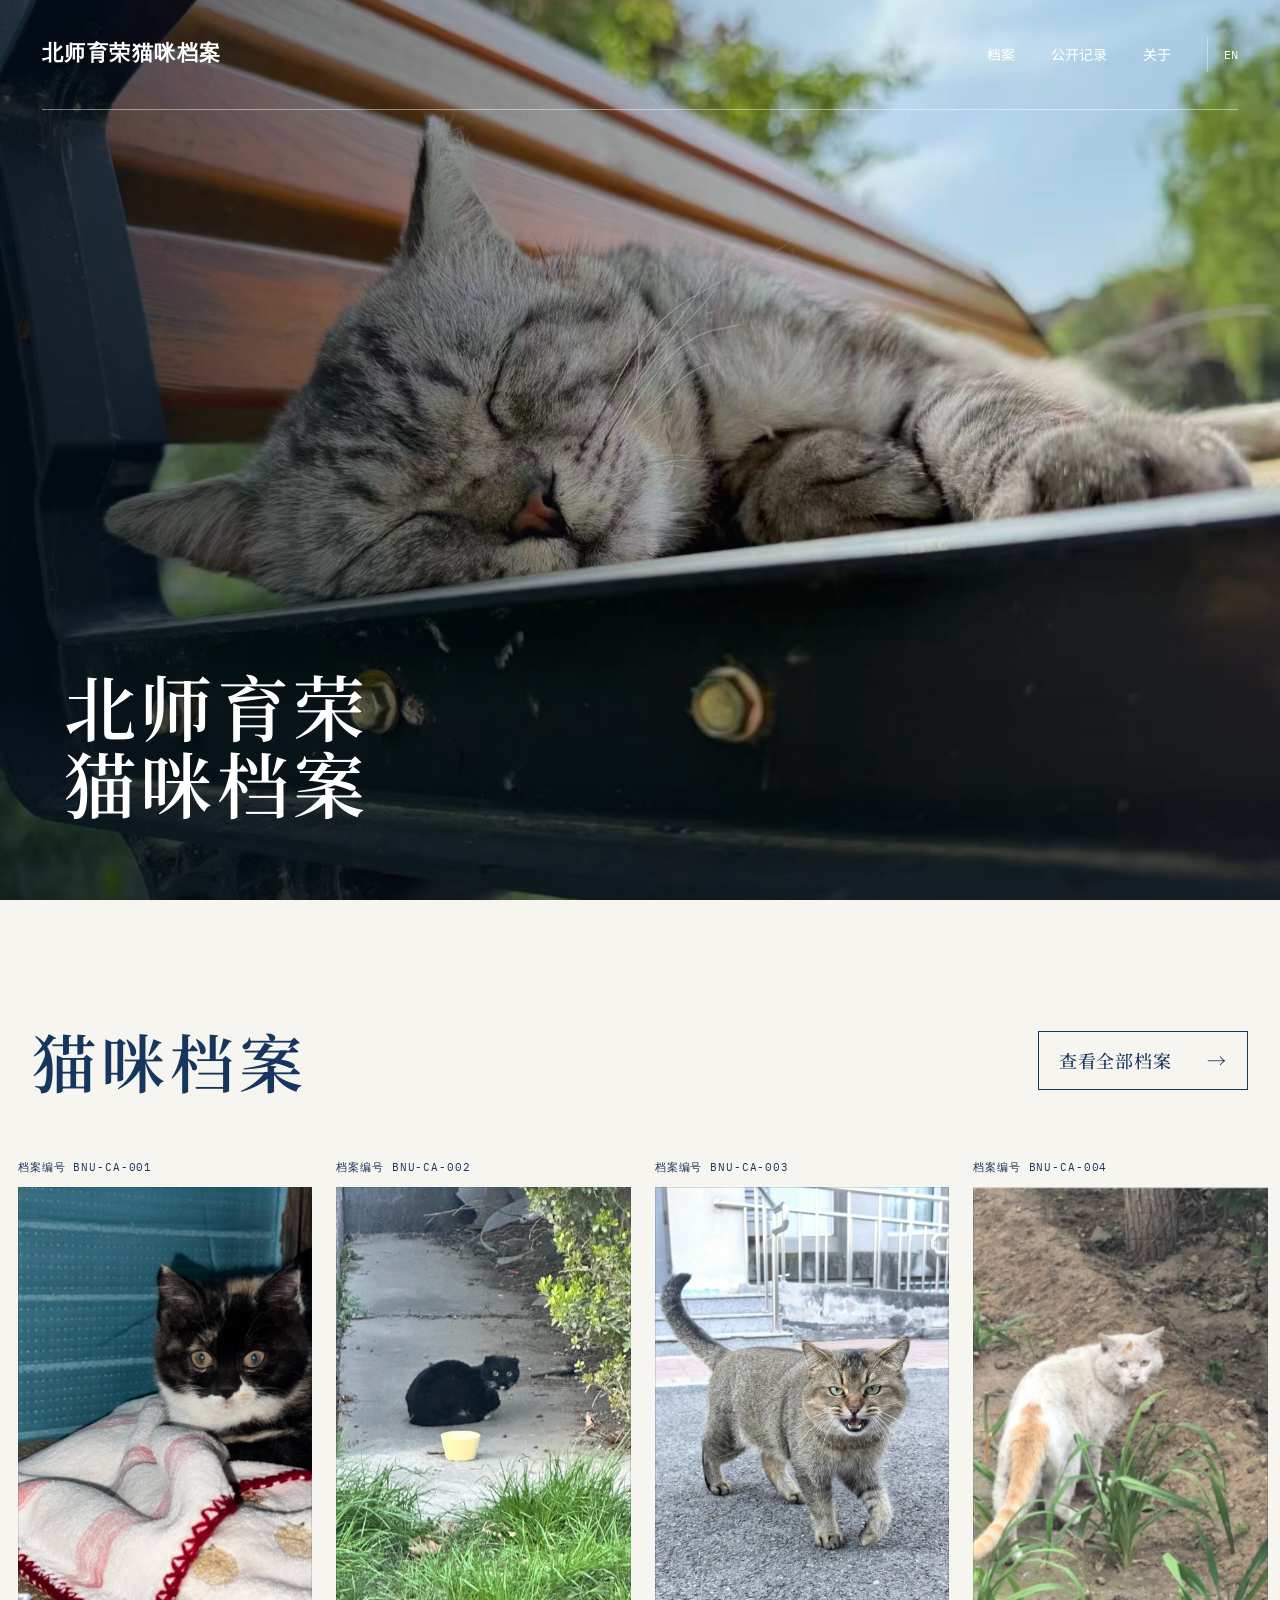
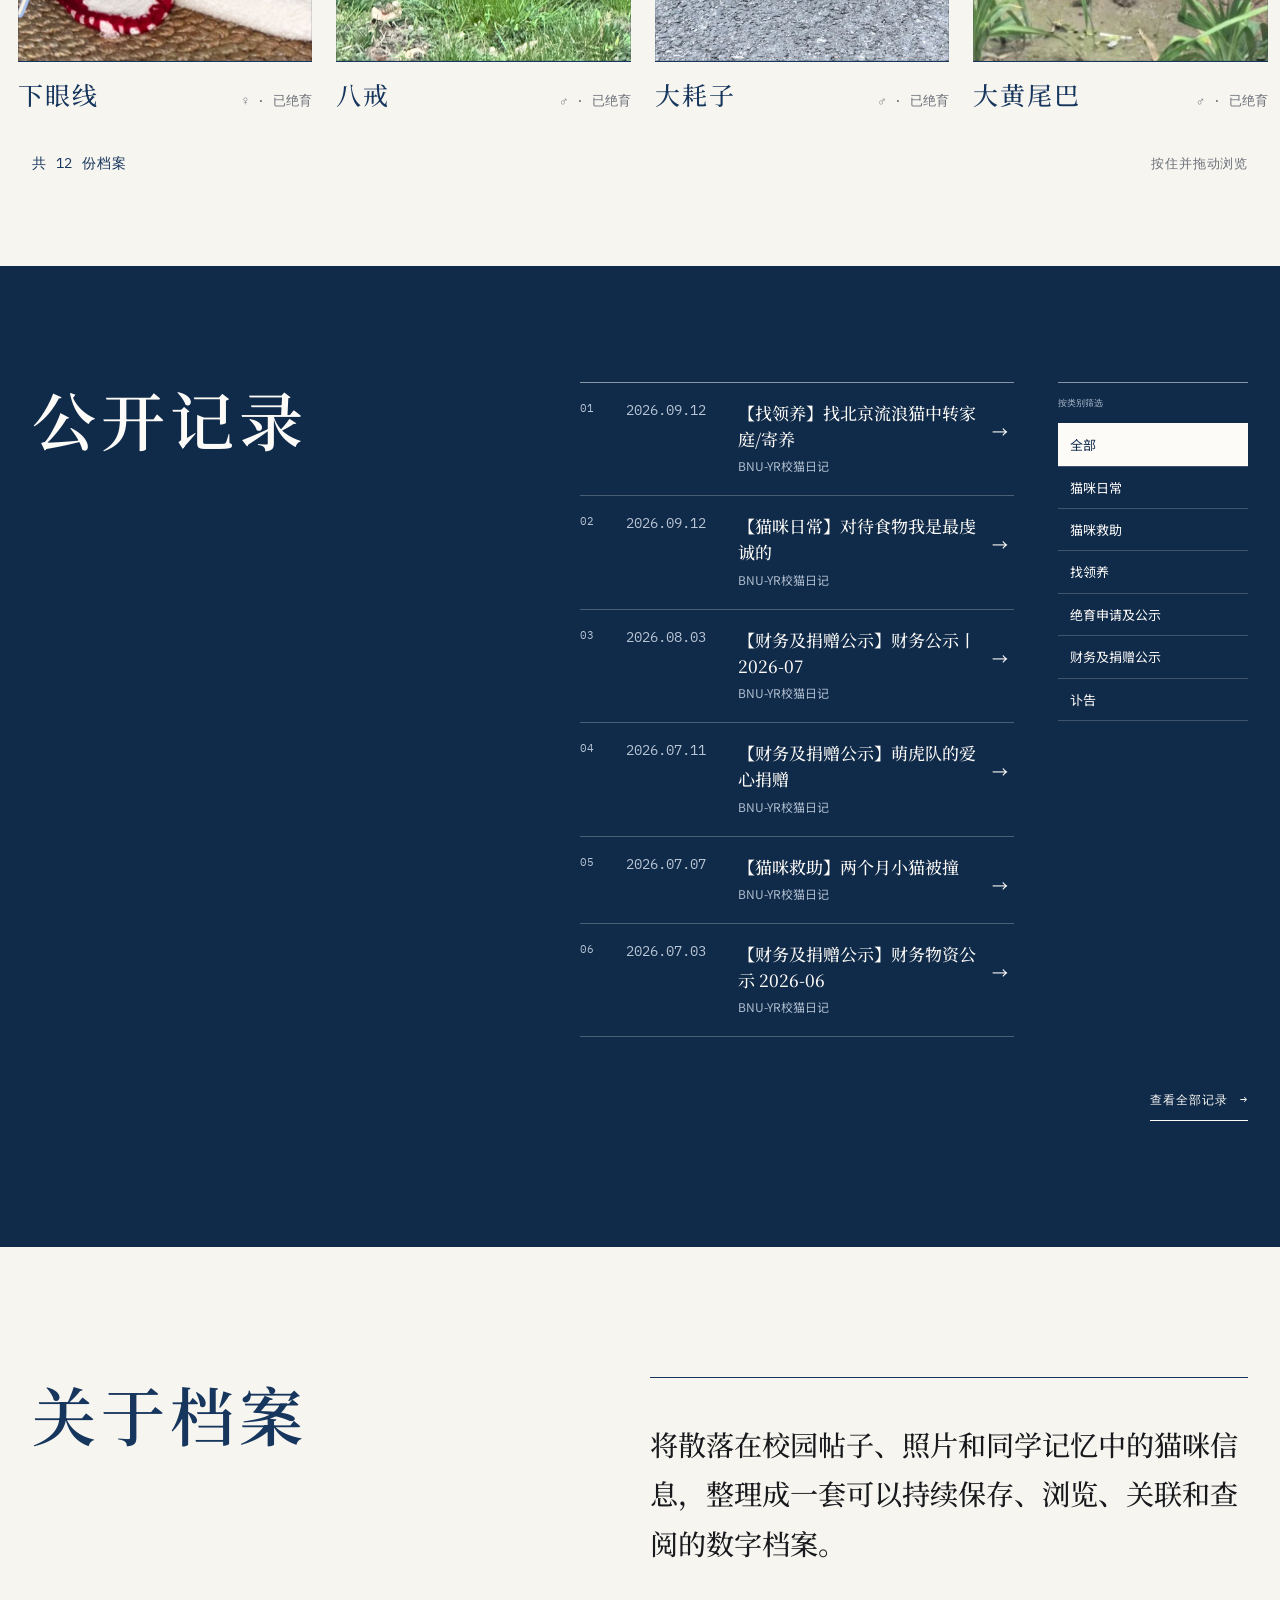
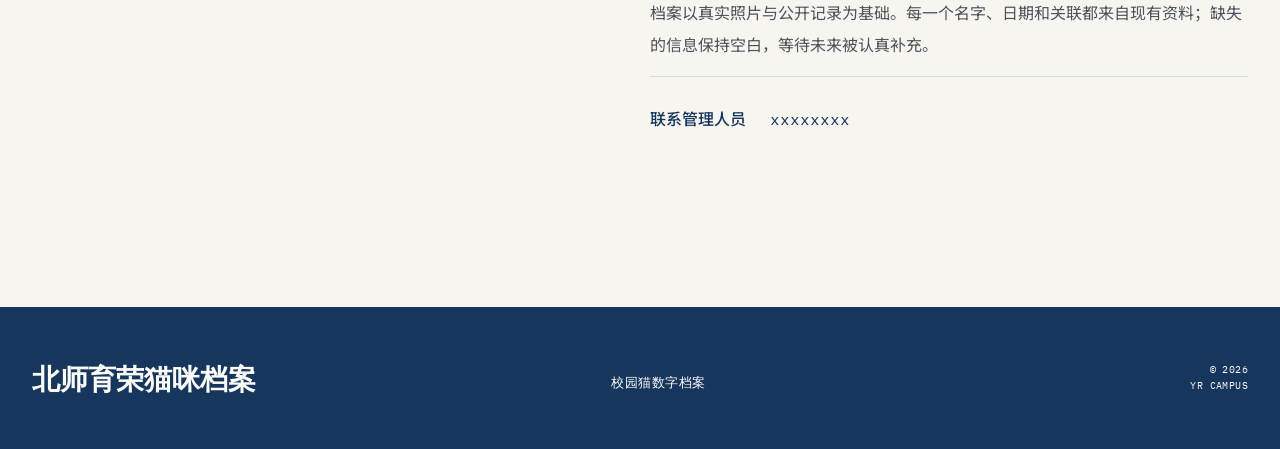
<file: index.html>
<!doctype html>
<html lang="zh-CN">
<head>
  <meta charset="utf-8">
  <meta name="viewport" content="width=device-width, initial-scale=1">
  <meta name="description" content="北师大育荣校区校园猫的影像、档案与公开记录。">
  <meta property="og:title" content="北师育荣猫咪档案">
  <meta property="og:description" content="一套持续保存、浏览和查阅校园猫历史的数字档案。">
  <meta property="og:image" content="./assets/images/hero.jpg">
  <title>北师育荣猫咪档案</title>
  <link rel="stylesheet" href="./assets/css/style.css">
</head>
<body>
  <a class="skip-link" href="#archive-index">跳到主要内容</a>
  <header class="hero" id="top">
    <img class="hero-image" src="./assets/images/hero.jpg" alt="一只校园猫在长椅上安静睡觉">
    <div class="hero-shade" aria-hidden="true"></div>
    <nav class="site-nav" aria-label="主导航">
      <a class="wordmark" href="./index.html" aria-label="北师育荣猫咪档案首页">
        <span data-zh="北师育荣猫咪档案" data-en="BNU CAT ARCHIVE">北师育荣猫咪档案</span>
      </a>
      <button class="menu-toggle" type="button" aria-expanded="false" aria-controls="nav-links" aria-label="打开导航">
        <span></span><span></span>
      </button>
      <div class="nav-links" id="nav-links">
        <a href="./cats.html" data-i18n="navArchive">档案</a>
        <a href="./records.html" data-i18n="navRecords">公开记录</a>
        <a href="./about.html" data-i18n="navAbout">关于</a>
        <button class="language-toggle" type="button" aria-label="Switch to English">EN</button>
      </div>
    </nav>

    <div class="hero-copy">
      <h1 class="hero-title-zh" data-lang-only="zh">北师育荣<br>猫咪档案</h1>
      <h1 class="hero-title-en" data-lang-only="en">BNU CAT<br>ARCHIVE</h1>
    </div>
  </header>

  <main>
    <section class="archive-section reveal" id="archive-index">
      <div class="section-heading wrap">
        <div>
          <h2 data-zh="猫咪档案" data-en="ARCHIVE INDEX">猫咪档案</h2>
        </div>
        <a class="archive-all-link archive-heading-link" href="./cats.html"><span data-i18n="enterArchive">查看全部档案</span><b>→</b></a>
      </div>
      <div class="archive-rail" id="archive-rail" tabindex="0" aria-label="猫咪档案横向列表">
        <div class="archive-track" id="archive-track" aria-live="polite">
          <p class="loading-note">LOADING ARCHIVE…</p>
        </div>
      </div>
      <div class="rail-meta wrap">
        <span id="archive-count">共 12 份档案</span>
        <span data-i18n="dragHint">拖动浏览 · 悬停暂停</span>
      </div>
    </section>

    <section class="records-section reveal" id="public-records">
      <div class="records-grid wrap">
        <div class="records-title">
          <h2 data-zh="公开记录" data-en="PUBLIC RECORDS">公开记录</h2>
        </div>
        <div class="home-record-browser">
          <div class="home-record-list" id="record-list"><p class="loading-note inverse">LOADING RECORDS…</p></div>
          <aside class="home-record-filters" aria-label="按类别筛选公开记录"><p data-zh="按类别筛选" data-en="FILTER / CATEGORY">按类别筛选</p><div id="home-record-filter-buttons"></div></aside>
        </div>
        <a class="text-link records-link" href="./records.html"><span data-i18n="viewAll">查看全部记录</span> →</a>
      </div>
    </section>

    <section class="about-section reveal" id="about">
      <div class="about-grid wrap">
        <div>
          <h2 data-zh="关于档案" data-en="ABOUT THE ARCHIVE">关于档案</h2>
        </div>
        <div class="about-copy">
          <p class="lead" data-i18n="aboutLead">将散落在校园帖子、照片和同学记忆中的猫咪信息，整理成一套可以持续保存、浏览、关联和查阅的数字档案。</p>
          <p data-i18n="aboutBody">档案以真实照片与公开记录为基础。每一个名字、日期和关联都来自现有资料；缺失的信息保持空白，等待未来被认真补充。</p>
          <p class="contact-line"><strong data-zh="联系管理人员" data-en="CONTACT THE ARCHIVE">联系管理人员</strong><a href="tel:xxxxxxxx">xxxxxxxx</a></p>
        </div>
      </div>
    </section>
  </main>

  <footer class="site-footer">
    <div class="wrap footer-grid">
      <div>
        <strong data-zh="北师育荣猫咪档案" data-en="BNU CAT ARCHIVE">北师育荣猫咪档案</strong>
      </div>
      <p data-zh="校园猫数字档案" data-en="Campus Cat Digital Archive">校园猫数字档案</p>
      <p class="footer-year">© 2026<br>YR CAMPUS</p>
    </div>
  </footer>

  <noscript>请启用 JavaScript 以浏览档案索引。</noscript>
  <script src="./assets/js/app.js" defer></script>
</body>
</html>
</file>
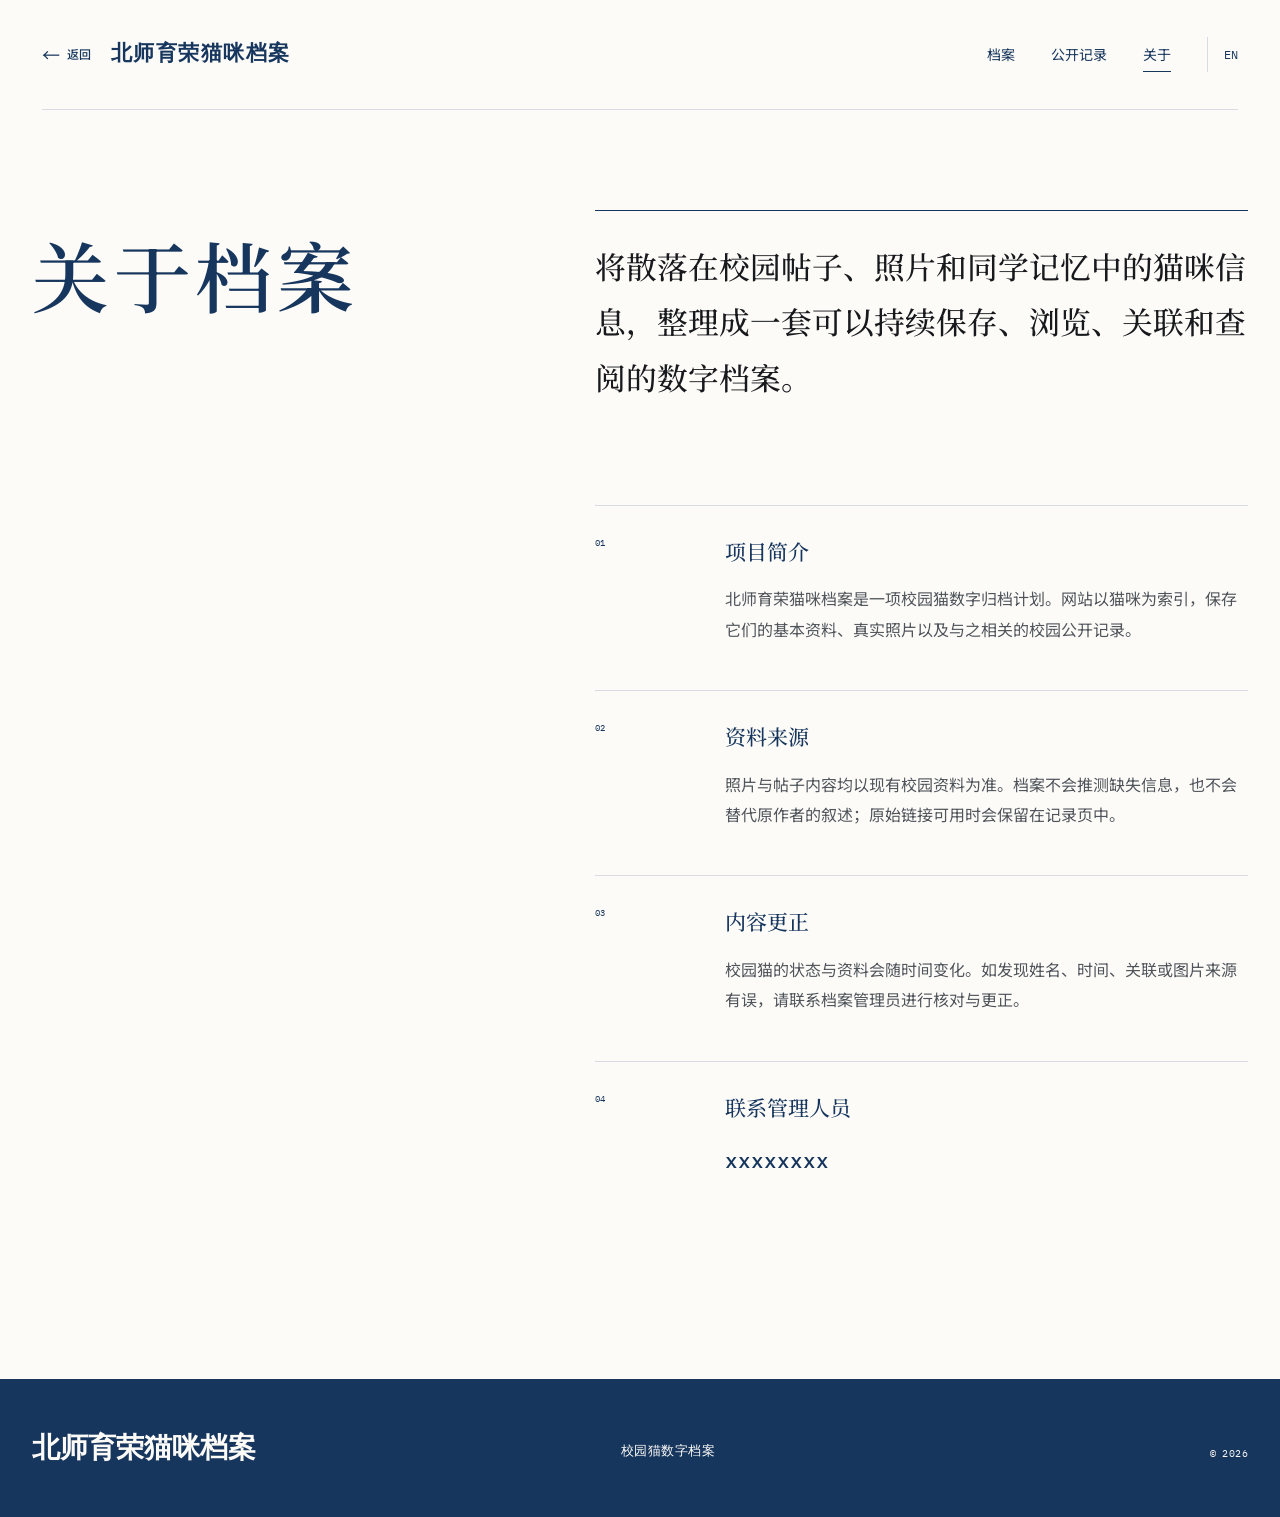
<file: about.html>
<!doctype html>
<html lang="zh-CN">
<head><meta charset="utf-8"><meta name="viewport" content="width=device-width, initial-scale=1"><meta name="description" content="关于北师育荣猫咪档案项目、资料来源与内容更正。"><title>关于 | 北师育荣猫咪档案</title><link rel="stylesheet" href="./assets/css/style.css"></head>
<body class="inner-page about-page">
  <header class="inner-header"><nav class="site-nav dark-nav" aria-label="主导航"><a class="wordmark" href="./index.html"><span data-zh="北师育荣猫咪档案" data-en="BNU CAT ARCHIVE">北师育荣猫咪档案</span></a><button class="menu-toggle" type="button" aria-expanded="false" aria-controls="nav-links" aria-label="打开导航"><span></span><span></span></button><div class="nav-links" id="nav-links"><a href="./cats.html" data-i18n="navArchive">档案</a><a href="./records.html" data-i18n="navRecords">公开记录</a><a class="active" href="./about.html" data-i18n="navAbout">关于</a><button class="language-toggle" type="button" aria-label="Switch to English">EN</button></div></nav></header>
  <main class="about-main wrap">
    <header><h1 data-zh="关于档案" data-en="ABOUT THE ARCHIVE">关于档案</h1></header>
    <div class="about-editorial">
      <p class="about-statement" data-zh="将散落在校园帖子、照片和同学记忆中的猫咪信息，整理成一套可以持续保存、浏览、关联和查阅的数字档案。" data-en="Scattered posts, photographs and shared memories are gathered into a lasting digital archive for browsing, reference and connection.">将散落在校园帖子、照片和同学记忆中的猫咪信息，整理成一套可以持续保存、浏览、关联和查阅的数字档案。</p>
      <section><span>01</span><h2 data-zh="项目简介" data-en="PURPOSE">项目简介</h2><p data-zh="北师育荣猫咪档案是一项校园猫数字归档计划。网站以猫咪为索引，保存它们的基本资料、真实照片以及与之相关的校园公开记录。" data-en="The archive indexes campus cats and preserves their profiles, real photographs and related public records.">北师育荣猫咪档案是一项校园猫数字归档计划。网站以猫咪为索引，保存它们的基本资料、真实照片以及与之相关的校园公开记录。</p></section>
      <section><span>02</span><h2 data-zh="资料来源" data-en="SOURCES">资料来源</h2><p data-zh="照片与帖子内容均以现有校园资料为准。档案不会推测缺失信息，也不会替代原作者的叙述；原始链接可用时会保留在记录页中。" data-en="Photographs and posts follow the available campus material. Missing details are not inferred, and original links are retained whenever available.">照片与帖子内容均以现有校园资料为准。档案不会推测缺失信息，也不会替代原作者的叙述；原始链接可用时会保留在记录页中。</p></section>
      <section><span>03</span><h2 data-zh="内容更正" data-en="CORRECTIONS">内容更正</h2><p data-zh="校园猫的状态与资料会随时间变化。如发现姓名、时间、关联或图片来源有误，请联系档案管理员进行核对与更正。" data-en="Campus cat information changes over time. Please contact the archive manager to verify and correct names, dates, links or image sources.">校园猫的状态与资料会随时间变化。如发现姓名、时间、关联或图片来源有误，请联系档案管理员进行核对与更正。</p></section>
      <section class="contact-section"><span>04</span><h2 data-zh="联系管理人员" data-en="CONTACT">联系管理人员</h2><p><a href="tel:xxxxxxxx">xxxxxxxx</a></p></section>
    </div>
  </main>
  <footer class="site-footer"><div class="wrap footer-grid"><div><strong data-zh="北师育荣猫咪档案" data-en="BNU CAT ARCHIVE">北师育荣猫咪档案</strong></div><p data-zh="校园猫数字档案" data-en="Campus Cat Digital Archive">校园猫数字档案</p><p class="footer-year">© 2026</p></div></footer>
  <script src="./assets/js/common.js" defer></script>
</body>
</html>
</file>
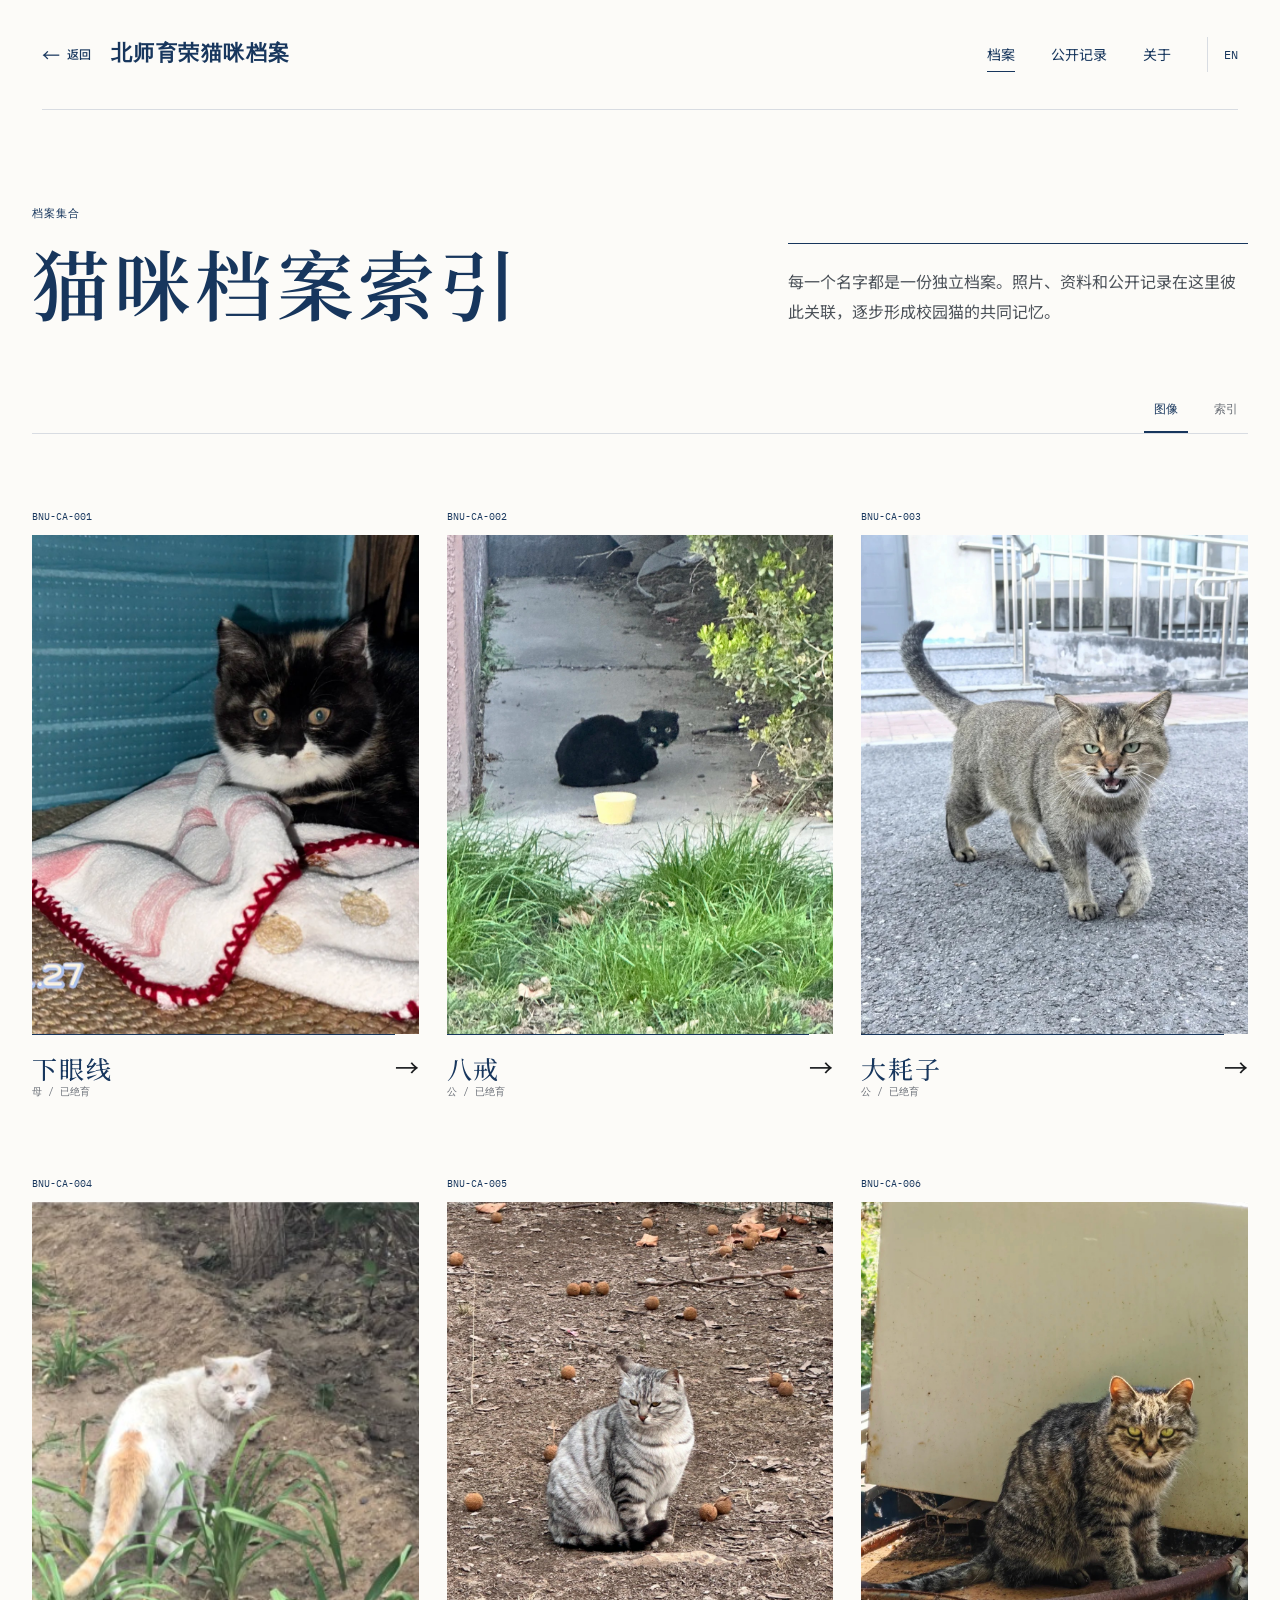
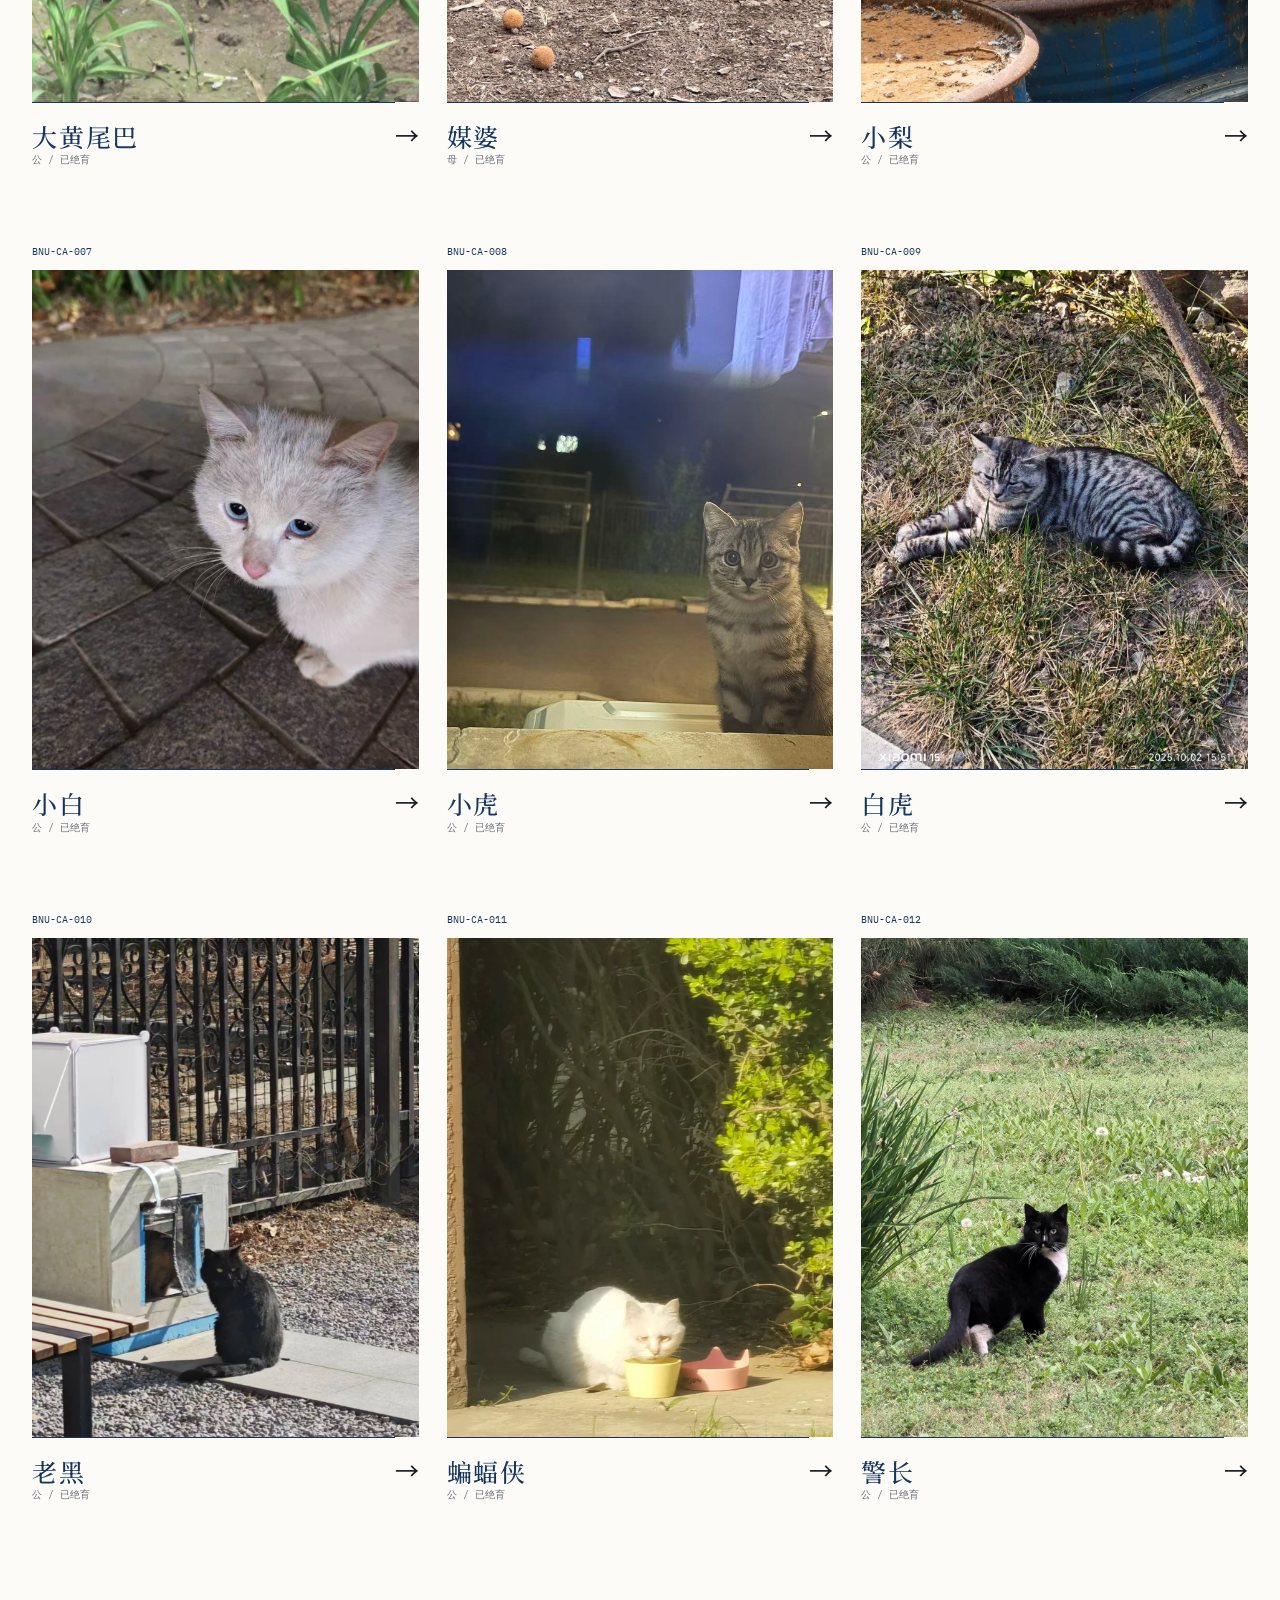
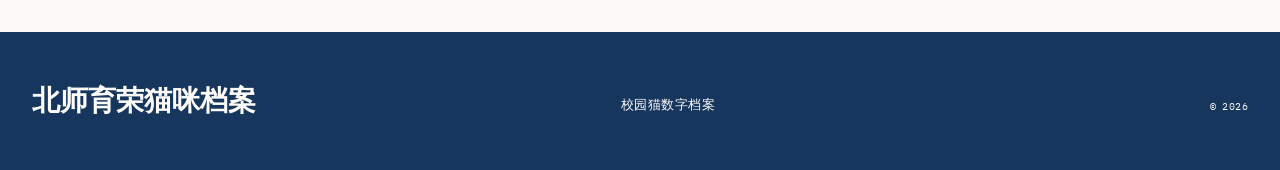
<file: cats.html>
<!doctype html>
<html lang="zh-CN">
<head>
  <meta charset="utf-8"><meta name="viewport" content="width=device-width, initial-scale=1">
  <meta name="description" content="浏览北师大育荣校区校园猫档案索引。">
  <title>猫咪档案索引 | 北师育荣猫咪档案</title>
  <link rel="stylesheet" href="./assets/css/style.css">
</head>
<body class="inner-page">
  <header class="inner-header">
    <nav class="site-nav dark-nav" aria-label="主导航">
      <a class="wordmark" href="./index.html"><span data-zh="北师育荣猫咪档案" data-en="BNU CAT ARCHIVE">北师育荣猫咪档案</span></a>
      <button class="menu-toggle" type="button" aria-expanded="false" aria-controls="nav-links" aria-label="打开导航"><span></span><span></span></button>
      <div class="nav-links" id="nav-links"><a class="active" href="./cats.html" data-i18n="navArchive">档案</a><a href="./records.html" data-i18n="navRecords">公开记录</a><a href="./about.html" data-i18n="navAbout">关于</a><button class="language-toggle" type="button" aria-label="Switch to English">EN</button></div>
    </nav>
  </header>
  <main>
    <section class="page-intro wrap">
      <p class="section-number" data-zh="档案集合" data-en="COLLECTION / 01">档案集合</p>
      <div class="page-intro-grid"><div><h1 data-zh="猫咪档案索引" data-en="ARCHIVE INDEX">猫咪档案索引</h1></div><p data-zh="每一个名字都是一份独立档案。照片、资料和公开记录在这里彼此关联，逐步形成校园猫的共同记忆。" data-en="Each name is an individual file connecting photographs, profiles and public records into a shared campus memory.">每一个名字都是一份独立档案。照片、资料和公开记录在这里彼此关联，逐步形成校园猫的共同记忆。</p></div>
      <div class="view-switch" aria-label="切换档案展示方式"><button class="active" data-view="portraits" type="button" data-zh="图像" data-en="PORTRAITS">图像</button><button data-view="index" type="button" data-zh="索引" data-en="INDEX">索引</button></div>
    </section>
    <section class="catalog wrap" id="cats-grid" data-view="portraits" aria-live="polite"><p class="loading-note">LOADING ARCHIVE…</p></section>
  </main>
  <footer class="site-footer"><div class="wrap footer-grid"><div><strong data-zh="北师育荣猫咪档案" data-en="BNU CAT ARCHIVE">北师育荣猫咪档案</strong></div><p data-zh="校园猫数字档案" data-en="Campus Cat Digital Archive">校园猫数字档案</p><p class="footer-year">© 2026</p></div></footer>
  <script src="./assets/js/common.js" defer></script><script src="./assets/js/cats.js" defer></script>
</body>
</html>
</file>
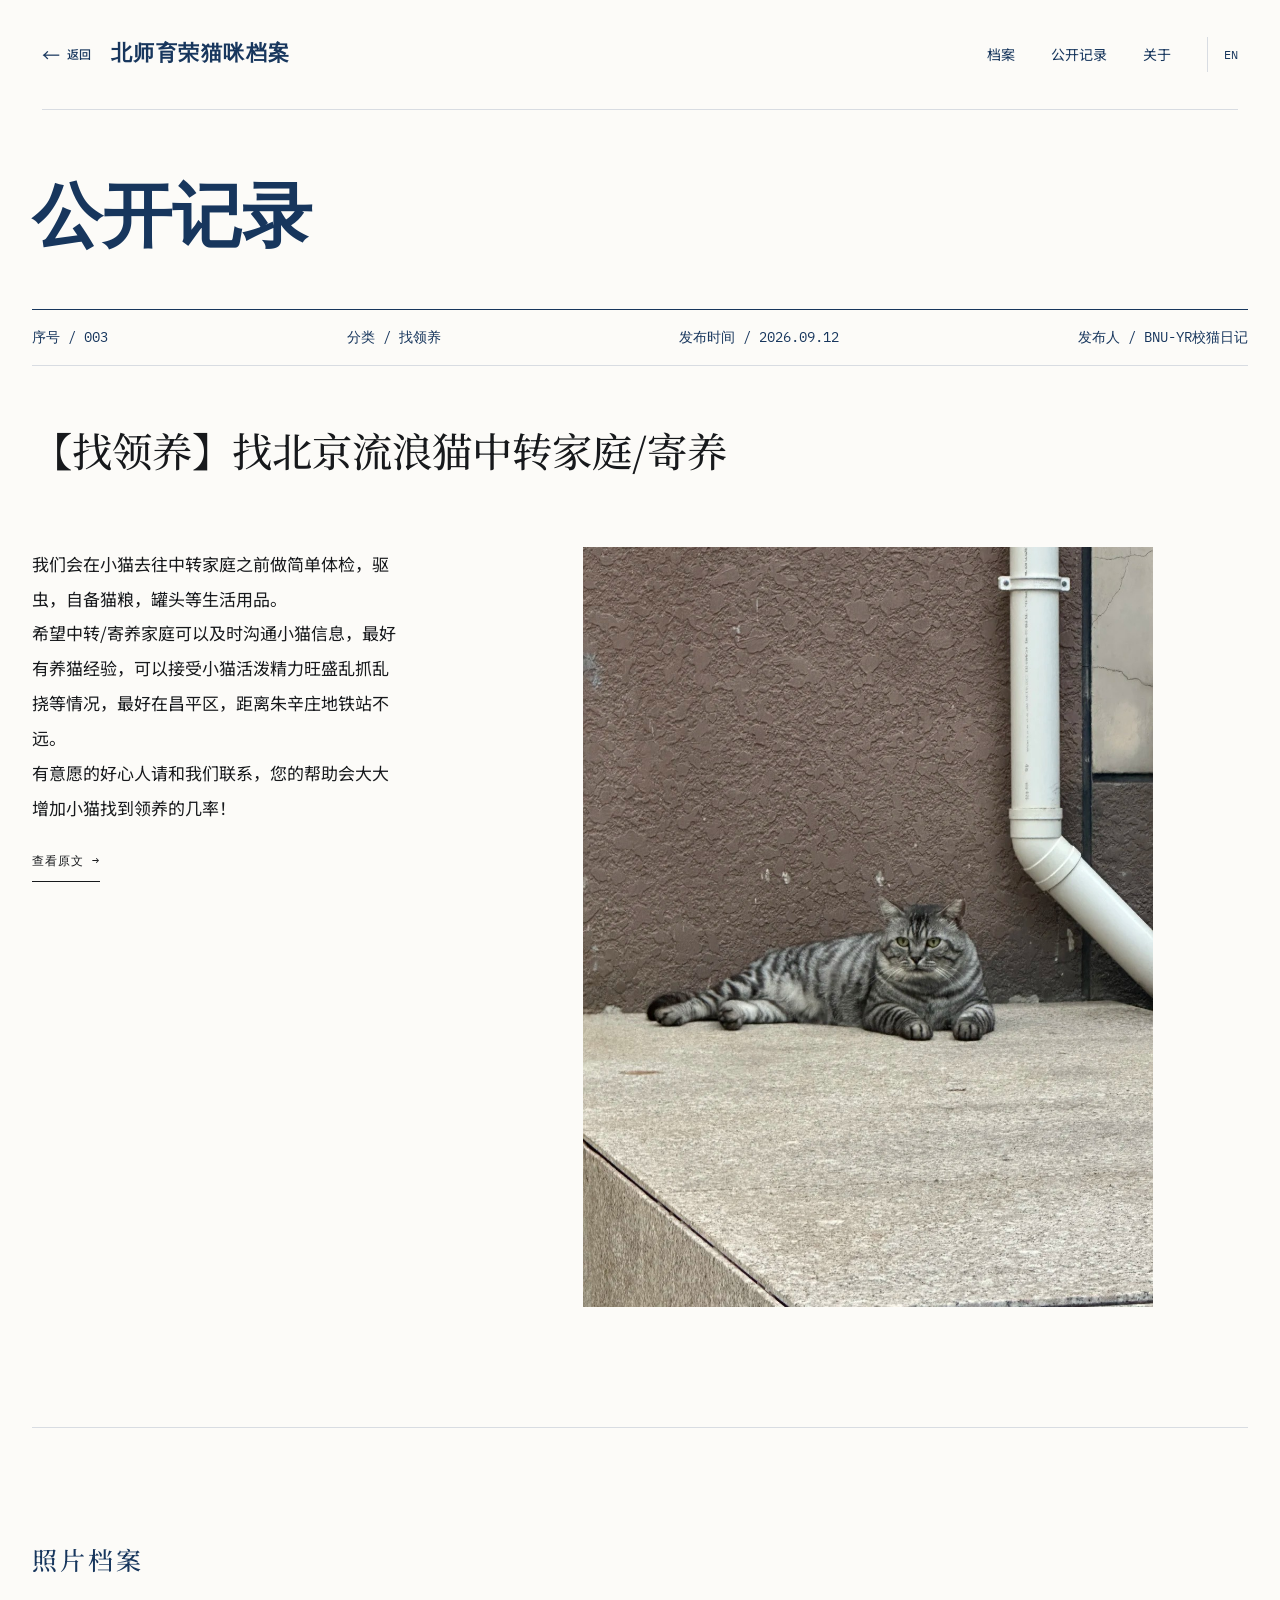
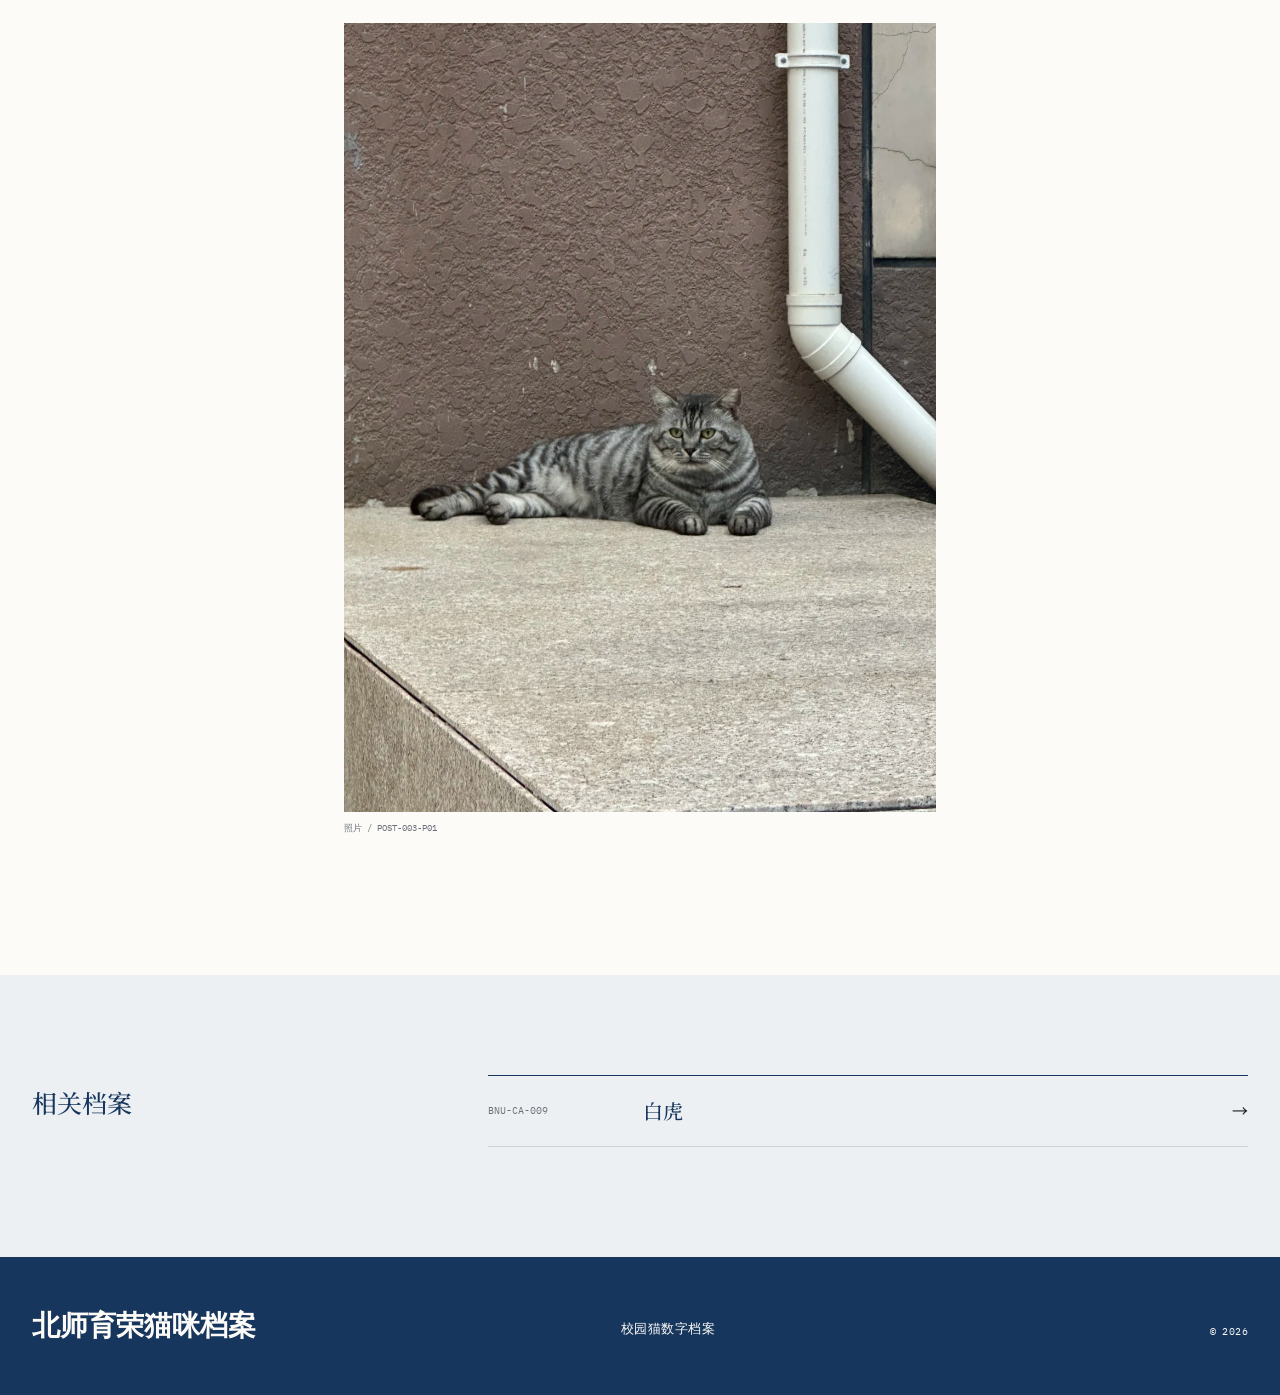
<file: record.html>
<!doctype html>
<html lang="zh-CN">
<head>
  <meta charset="utf-8"><meta name="viewport" content="width=device-width, initial-scale=1">
  <meta name="description" content="北师大校园猫公开记录。">
  <title>公开记录 | 北师育荣猫咪档案</title>
  <link rel="stylesheet" href="./assets/css/style.css">
</head>
<body class="inner-page record-detail-page">
  <header class="inner-header"><nav class="site-nav dark-nav" aria-label="主导航"><a class="wordmark" href="./index.html"><span data-zh="北师育荣猫咪档案" data-en="BNU CAT ARCHIVE">北师育荣猫咪档案</span></a><button class="menu-toggle" type="button" aria-expanded="false" aria-controls="nav-links" aria-label="打开导航"><span></span><span></span></button><div class="nav-links" id="nav-links"><a href="./cats.html" data-i18n="navArchive">档案</a><a href="./records.html" data-i18n="navRecords">公开记录</a><a href="./about.html" data-i18n="navAbout">关于</a><button class="language-toggle" type="button" aria-label="Switch to English">EN</button></div></nav></header>
  <main>
    <article class="record-article">
      <header class="record-hero wrap">
        <div class="record-heading-label"><p id="record-kicker">公开记录</p></div>
        <div class="record-metadata"><span id="record-id">POST / —</span><span id="record-category">CATEGORY / —</span><span id="record-date">PUBLISHED / —</span><span id="record-author">AUTHOR / —</span></div>
        <h1 id="record-title">—</h1>
      </header>
      <section class="record-prose wrap"><div class="record-text-column"><p id="record-body"></p><a class="text-link" id="original-record" href="#" target="_blank" rel="noreferrer" data-zh="查看原文 →" data-en="VIEW ORIGINAL →" hidden>查看原文 →</a></div><figure class="record-cover-feature" id="record-cover-feature" hidden><img id="record-cover-image" src="" alt=""></figure></section>
      <section class="record-media-section wrap" id="record-media-section"><header><h2 data-zh="照片档案" data-en="PHOTO ARCHIVE">照片档案</h2></header><div class="record-media" id="record-media"></div></section>
      <section class="related-archives-section"><div class="wrap related-grid"><header><h2 data-zh="相关档案" data-en="RELATED ARCHIVES">相关档案</h2></header><div class="related-archives-list" id="related-archives-list"></div></div></section>
    </article>
  </main>
  <footer class="site-footer"><div class="wrap footer-grid"><div><strong data-zh="北师育荣猫咪档案" data-en="BNU CAT ARCHIVE">北师育荣猫咪档案</strong></div><p data-zh="校园猫数字档案" data-en="Campus Cat Digital Archive">校园猫数字档案</p><p class="footer-year">© 2026</p></div></footer>
  <script src="./assets/js/common.js" defer></script><script src="./assets/js/record.js" defer></script>
</body>
</html>
</file>
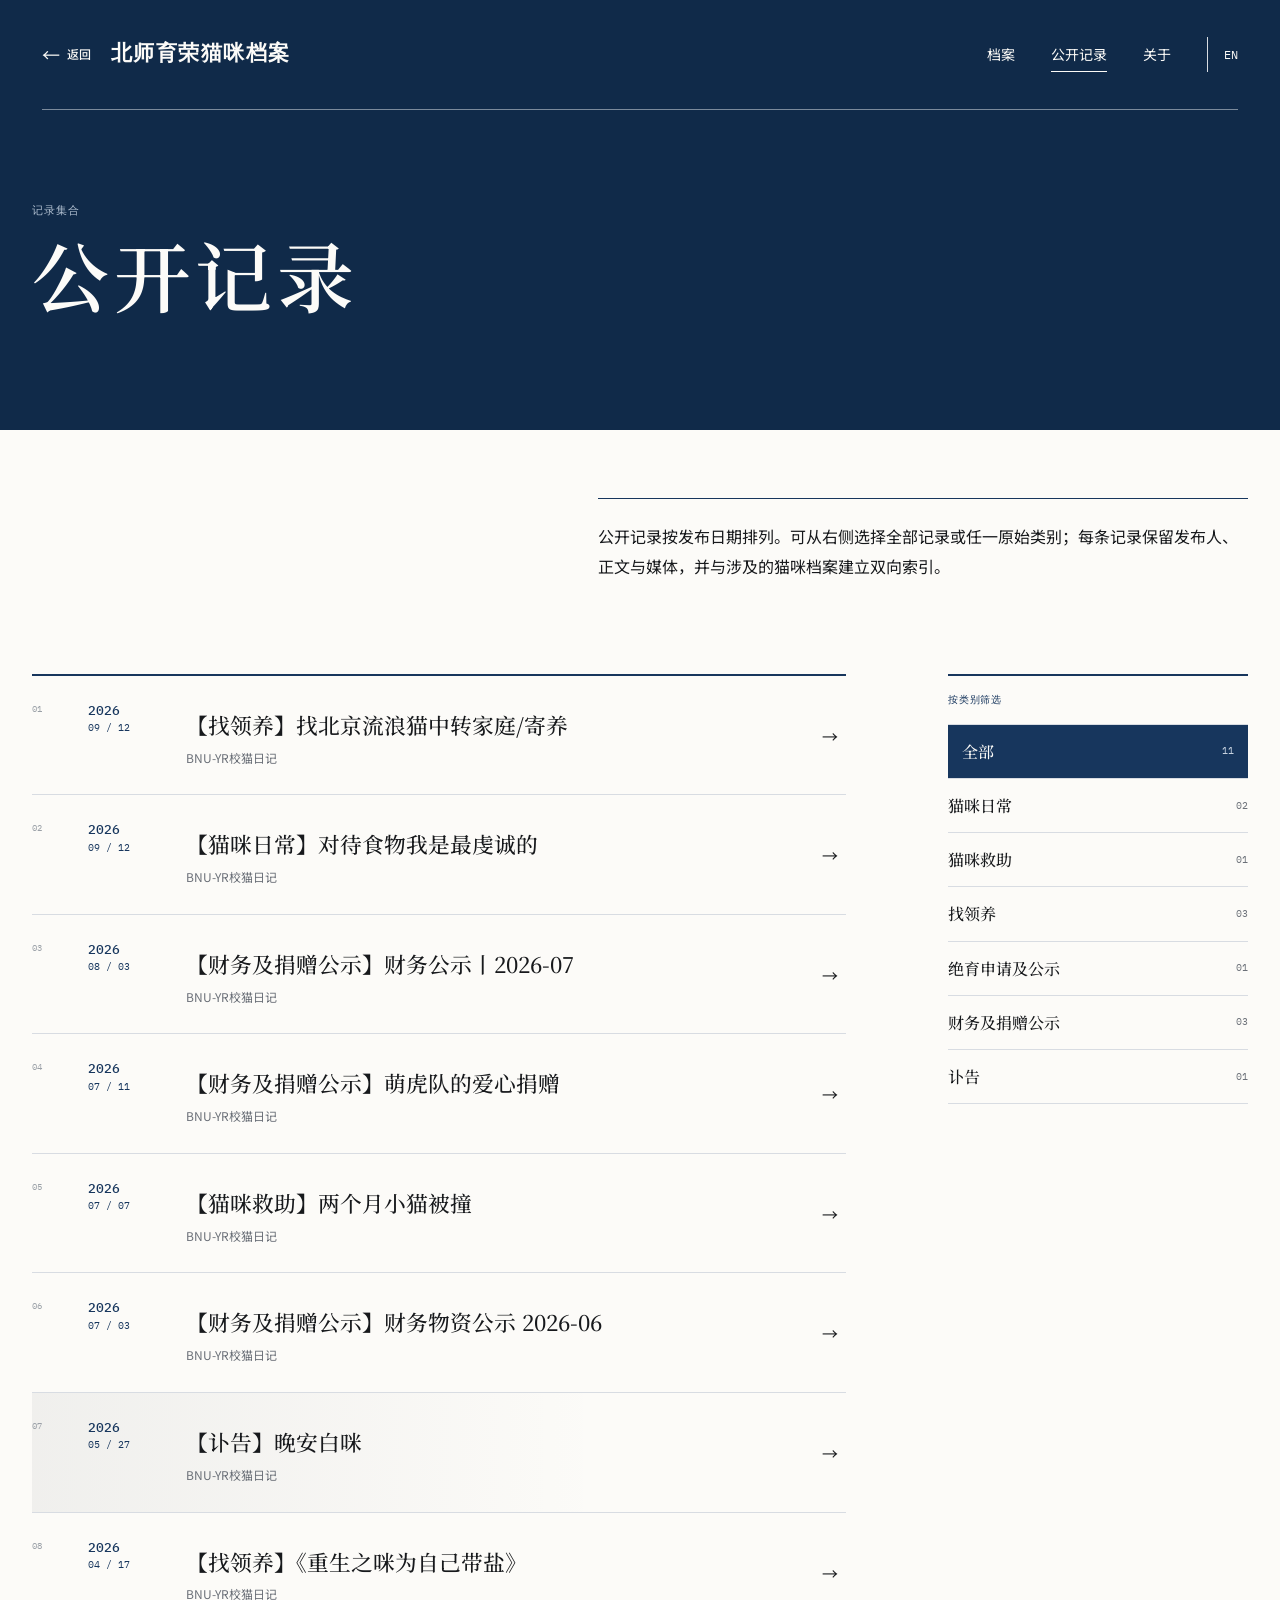
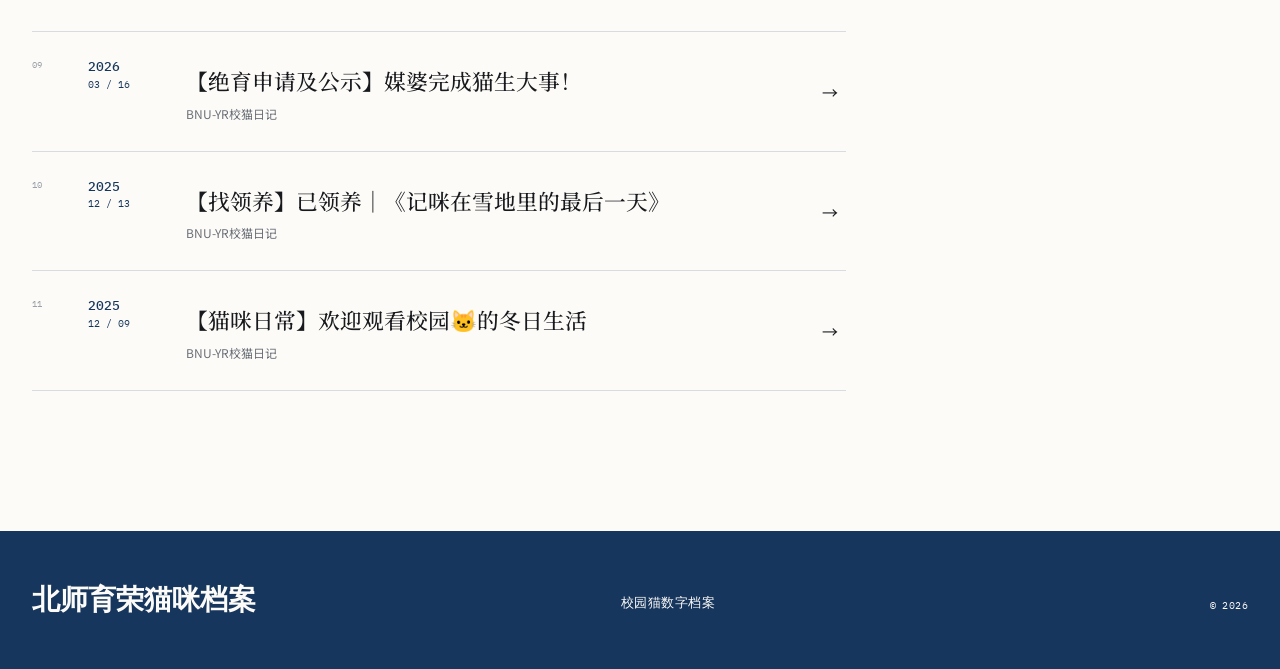
<file: records.html>
<!doctype html>
<html lang="zh-CN">
<head>
  <meta charset="utf-8"><meta name="viewport" content="width=device-width, initial-scale=1">
  <meta name="description" content="按类别查阅北师大校园猫公开记录。">
  <title>公开记录 | 北师育荣猫咪档案</title>
  <link rel="stylesheet" href="./assets/css/style.css">
</head>
<body class="inner-page records-page">
  <header class="inner-header navy-header">
    <nav class="site-nav" aria-label="主导航">
      <a class="wordmark" href="./index.html"><span data-zh="北师育荣猫咪档案" data-en="BNU CAT ARCHIVE">北师育荣猫咪档案</span></a>
      <button class="menu-toggle" type="button" aria-expanded="false" aria-controls="nav-links" aria-label="打开导航"><span></span><span></span></button>
      <div class="nav-links" id="nav-links"><a href="./cats.html" data-i18n="navArchive">档案</a><a class="active" href="./records.html" data-i18n="navRecords">公开记录</a><a href="./about.html" data-i18n="navAbout">关于</a><button class="language-toggle" type="button" aria-label="Switch to English">EN</button></div>
    </nav>
    <div class="records-page-title wrap"><p data-zh="记录集合" data-en="COLLECTION / 02">记录集合</p><h1 data-zh="公开记录" data-en="PUBLIC RECORDS">公开记录</h1></div>
  </header>
  <main class="records-directory-page wrap">
    <p class="directory-intro" data-zh="公开记录按发布日期排列。可从右侧选择全部记录或任一原始类别；每条记录保留发布人、正文与媒体，并与涉及的猫咪档案建立双向索引。" data-en="Public records are ordered by date and can be filtered by their original category. Each record preserves its author, text and media, with links to the relevant cat files.">公开记录按发布日期排列。可从右侧选择全部记录或任一原始类别；每条记录保留发布人、正文与媒体，并与涉及的猫咪档案建立双向索引。</p>
    <div class="records-browser">
      <div class="records-chronology" id="records-directory" aria-live="polite"><p class="loading-note">LOADING RECORDS…</p></div>
      <aside class="record-filters" aria-label="按类别筛选公开记录">
        <p data-zh="按类别筛选" data-en="FILTER / CATEGORY">按类别筛选</p>
        <div id="record-filter-buttons"></div>
      </aside>
    </div>
  </main>
  <footer class="site-footer"><div class="wrap footer-grid"><div><strong data-zh="北师育荣猫咪档案" data-en="BNU CAT ARCHIVE">北师育荣猫咪档案</strong></div><p data-zh="校园猫数字档案" data-en="Campus Cat Digital Archive">校园猫数字档案</p><p class="footer-year">© 2026</p></div></footer>
  <script src="./assets/js/common.js" defer></script><script src="./assets/js/records.js" defer></script>
</body>
</html>
</file>
<file: assets/css/style.css>
@import url('https://fonts.googleapis.com/css2?family=Cormorant+Garamond:wght@500;600&family=IBM+Plex+Mono:wght@400;500&family=Noto+Sans+SC:wght@400;500&family=Noto+Serif+SC:wght@500;600&display=swap');

:root {
  --bnu-navy: #17365d;
  --bnu-navy-dark: #102a49;
  --paper: #f7f5f0;
  --paper-white: #fcfbf8;
  --ink: #17191c;
  --muted: #6b7078;
  --line: #d8dce2;
  --serif: "Cormorant Garamond", "Times New Roman", serif;
  --serif-cn: "Noto Serif SC", "Songti SC", SimSun, serif;
  --sans: "Noto Sans SC", "Microsoft YaHei", sans-serif;
  --mono: "IBM Plex Mono", Consolas, monospace;
}

* { box-sizing: border-box; }
html { scroll-behavior: smooth; }
body { margin: 0; background: var(--paper); color: var(--ink); font-family: var(--sans); font-size: 16px; line-height: 1.65; }
a { color: inherit; text-decoration: none; }
button { color: inherit; font: inherit; }
.wrap { width: min(100% - 64px, 1440px); margin-inline: auto; }
.skip-link { position: fixed; z-index: 99; left: 16px; top: 16px; min-height: 44px; transform: translateY(-160%); background: var(--paper-white); color: var(--bnu-navy); padding: 8px 14px; }
.skip-link:focus { transform: none; }

.hero { position: relative; min-height: 100svh; color: #fff; overflow: hidden; background: #1b2b32; }
.hero-image { position: absolute; inset: -3% 0 0; width: 100%; height: 106%; object-fit: cover; object-position: 50% 52%; will-change: transform; }
.hero-shade { position: absolute; inset: 0; background: linear-gradient(90deg, rgba(3, 15, 26, .72) 0%, rgba(5, 18, 28, .28) 45%, rgba(3, 13, 22, .06) 70%), linear-gradient(0deg, rgba(3, 12, 20, .34), transparent 42%); }
.site-nav { position: relative; z-index: 3; height: 110px; margin: 0 42px; border-bottom: 1px solid rgba(255,255,255,.45); display: flex; align-items: center; justify-content: space-between; }
.wordmark { display: flex; min-height: 44px; flex-direction: column; justify-content: center; line-height: 1.15; letter-spacing: .07em; font-family: var(--serif); font-size: 21px; font-weight: 600; }
.wordmark small { margin-top: 5px; font-family: var(--serif-cn); font-size: 12px; letter-spacing: .25em; font-weight: 500; }
.nav-links { display: flex; align-items: center; gap: 36px; font-size: 14px; }
.nav-links > a { position: relative; }
.nav-links > a::after { content: ""; position: absolute; left: 0; right: 100%; bottom: -6px; border-bottom: 1px solid; transition: right .25s ease; }
.nav-links > a:hover::after, .nav-links > a:focus-visible::after { right: 0; }
.language-toggle { border: 0; background: transparent; padding: 8px 0 8px 16px; border-left: 1px solid rgba(255,255,255,.4); cursor: pointer; font-family: var(--mono); font-size: 12px; }
.language-toggle b, .language-toggle em { font-style: normal; font-weight: 400; opacity: .5; }
.language-toggle b { opacity: 1; }
.language-toggle span { padding: 0 5px; opacity: .55; }
.menu-toggle { display: none; }
.hero-copy { position: absolute; z-index: 2; left: clamp(32px, 6vw, 106px); top: 50%; transform: translateY(-43%); }
.eyebrow { display: flex; gap: 32px; margin: 0 0 26px; font: 12px/1.4 var(--mono); letter-spacing: .1em; }
.hero h1 { margin: 0; max-width: 800px; font: 600 clamp(76px, 11vw, 168px)/.72 var(--serif); letter-spacing: -.035em; }
.hero-cn { margin: 34px 0 8px; font: 500 clamp(25px, 2.3vw, 38px)/1.4 var(--serif-cn); letter-spacing: .18em; }
.hero-subtitle { margin: 0; font: 16px/1.45 var(--serif); letter-spacing: .08em; }
.text-link { display: inline-flex; min-height: 44px; gap: 12px; align-items: center; border-bottom: 1px solid currentColor; padding: 8px 0 5px; font: 12px/1.3 var(--mono); letter-spacing: .08em; text-transform: uppercase; }
.hero-link { margin-top: 36px; }
.hero-index { position: absolute; z-index: 2; right: 42px; bottom: 40px; text-align: right; font: 11px/1.6 var(--mono); letter-spacing: .06em; }
.scroll-note { position: absolute; z-index: 2; left: 42px; bottom: 34px; font: 10px/1.4 var(--mono); letter-spacing: .12em; }
.scroll-note span { display: inline-block; margin-top: 5px; animation: breathe 1.8s ease-in-out infinite; }

.archive-section { padding: 124px 0 92px; background: var(--paper); overflow: hidden; }
.section-heading { display: grid; grid-template-columns: 1fr minmax(280px, 440px); align-items: end; gap: 60px; margin-bottom: 62px; }
.section-number { margin: 0 0 17px; color: var(--bnu-navy); font: 11px/1.4 var(--mono); letter-spacing: .1em; }
.section-heading h2, .records-title h2, .about-grid h2 { margin: 0; color: var(--bnu-navy); font: 600 clamp(54px, 7vw, 105px)/.82 var(--serif); letter-spacing: -.025em; }
.section-cn { margin: 18px 0 0; color: var(--bnu-navy); font: 500 22px/1.4 var(--serif-cn); letter-spacing: .14em; }
.section-intro { max-width: 390px; margin: 0; color: #454a51; font-size: 16px; line-height: 1.9; }
.archive-rail { overflow-x: auto; scrollbar-width: none; cursor: grab; padding-left: 18px; user-select: none; overscroll-behavior-inline: contain; }
.archive-rail::-webkit-scrollbar { display: none; }
.archive-rail:active { cursor: grabbing; }
.archive-rail.is-dragging { cursor: grabbing; }
.archive-track { display: flex; width: max-content; gap: 24px; padding: 0 80px 24px 0; }
.archive-card { width: clamp(244px, 23vw, 348px); }
.file-number { margin: 0 0 12px; color: var(--bnu-navy); font: 11px/1.4 var(--mono); letter-spacing: .08em; }
.archive-image-wrap { position: relative; height: clamp(340px, 37vw, 510px); overflow: hidden; background: #dfe2e4; }
.archive-image-wrap::after { content: ""; position: absolute; inset: 0; border: 1px solid rgba(16,42,73,.14); pointer-events: none; }
.archive-card img { width: 100%; height: 100%; object-fit: cover; transition: transform .7s cubic-bezier(.2,.7,.2,1); }
.archive-card:hover img { transform: scale(1.025); }
.archive-card footer { display: grid; grid-template-columns: 1fr auto; gap: 12px; align-items: end; padding-top: 17px; border-top: 1px solid var(--bnu-navy); }
.cat-name { font: 500 25px/1.25 var(--serif-cn); color: var(--bnu-navy); letter-spacing: .08em; }
.cat-meta { color: var(--muted); font: 11px/1.5 var(--mono); text-align: right; }
.rail-meta { display: grid; grid-template-columns: 1fr 1fr auto; align-items: center; gap: 24px; margin-top: 19px; color: var(--muted); font: 10px/1.4 var(--mono); letter-spacing: .08em; }
.rail-meta > span:nth-child(2) { text-align: center; }
.archive-all-link { display: inline-flex; align-items: center; gap: 28px; padding: 13px 17px; border: 1px solid var(--bnu-navy); color: var(--bnu-navy); font: 500 16px/1.3 var(--serif-cn); letter-spacing: .04em; transition: background .2s ease, color .2s ease; }
.archive-all-link b { font-size: 19px; font-weight: 400; transition: transform .2s ease; }
.archive-all-link:hover, .archive-all-link:focus-visible { background: var(--bnu-navy); color: var(--paper-white); }
.archive-all-link:hover b { transform: translateX(4px); }
.loading-note { min-width: 300px; color: var(--muted); font: 12px/1.5 var(--mono); }


.records-section { padding: 116px 0 126px; background: var(--bnu-navy-dark); color: var(--paper-white); }
.records-grid { display: grid; grid-template-columns: minmax(280px, .8fr) minmax(420px, 1.2fr); gap: 40px 8vw; }
.records-title h2 { color: var(--paper-white); }
.inverse { color: #d9e2ee; }
.record-list { border-top: 1px solid rgba(255,255,255,.45); }
.record-item { display: grid; grid-template-columns: 122px 1fr 30px; gap: 20px; align-items: start; padding: 23px 0 25px; border-bottom: 1px solid rgba(255,255,255,.28); }
.record-date, .record-category { font: 11px/1.5 var(--mono); letter-spacing: .06em; }
.record-date { color: #bcc9d8; }
.record-title { margin: 5px 0 0; font: 500 clamp(18px, 1.7vw, 25px)/1.5 var(--serif-cn); }
.record-arrow { margin-top: 14px; font-size: 22px; transition: transform .2s ease; }
.record-item:hover .record-arrow { transform: translateX(5px); }
.records-link { grid-column: 2; justify-self: end; }
.record-directory { display: grid; grid-template-columns: repeat(2, minmax(0, 1fr)); gap: 48px 38px; }
.record-category-block { border-top: 1px solid rgba(255,255,255,.48); }
.record-category-block header { display: grid; grid-template-columns: 42px 1fr auto; gap: 16px; align-items: start; padding: 18px 0 14px; }
.record-category-block .category-index { color: #9eb0c6; font: 10px/1.7 var(--mono); }
.record-category-block h3 { margin: 0; font: 500 21px/1.35 var(--serif-cn); letter-spacing: .05em; }
.record-category-block header p { margin: 3px 0 0; color: #9eb0c6; font: 9px/1.4 var(--mono); letter-spacing: .08em; }
.record-category-block header > a { font: 22px/1 var(--serif); }
.category-records a { display: grid; grid-template-columns: 83px 1fr; gap: 12px; padding: 12px 0; border-top: 1px solid rgba(255,255,255,.2); font-size: 14px; line-height: 1.55; }
.category-records time { color: #aebdce; font: 10px/1.7 var(--mono); }
.category-records a:hover span { text-decoration: underline; text-underline-offset: 4px; }
.home-record-browser { display: grid; grid-template-columns: minmax(0, 1fr) 190px; gap: 44px; }
.home-record-list { border-top: 1px solid rgba(255,255,255,.5); }
.home-record-row { display: grid; grid-template-columns: 30px 96px minmax(0, 1fr) 22px; gap: 16px; align-items: start; padding: 17px 0 19px; border-bottom: 1px solid rgba(255,255,255,.24); }
.home-record-index, .home-record-row time { color: #b8c5d4; font: 11px/1.6 var(--mono); }
.home-record-copy { display: flex; flex-direction: column; }
.home-record-copy small { color: #b8c5d4; font: 10px/1.5 var(--mono); }
.home-record-copy strong { margin-top: 4px; font: 500 17px/1.55 var(--serif-cn); }
.home-record-copy em { margin-top: 4px; color: #aebdce; font-size: 12px; font-style: normal; }
.home-record-row > b { margin-top: 18px; font-weight: 400; transition: transform .2s ease; }
.home-record-row:hover > b { transform: translateX(4px); }
.home-record-filters { border-top: 1px solid rgba(255,255,255,.5); }
.home-record-filters > p { margin: 0; padding: 14px 0; color: #aebdce; font: 9px/1.4 var(--mono); }
.home-record-filters button { display: block; width: 100%; padding: 10px 12px; border: 0; border-top: 1px solid rgba(255,255,255,.2); background: transparent; color: var(--paper-white); text-align: left; font-size: 13px; cursor: pointer; }
.home-record-filters button:last-child { border-bottom: 1px solid rgba(255,255,255,.2); }
.home-record-filters button.active { background: var(--paper-white); color: var(--bnu-navy-dark); }

.about-section { padding: 130px 0 150px; }
.about-grid { display: grid; grid-template-columns: .9fr 1.1fr; gap: 10vw; }
.about-grid h2 { font-size: clamp(50px, 6vw, 92px); }
.about-copy { padding-top: 42px; border-top: 1px solid var(--bnu-navy); }
.about-copy p { max-width: 690px; color: #4d535a; line-height: 2; }
.about-copy .lead { margin-top: 0; color: var(--ink); font: 500 clamp(22px, 2.2vw, 32px)/1.75 var(--serif-cn); }
.site-footer { background: var(--bnu-navy); color: var(--paper-white); padding: 55px 0; }
.footer-grid { display: grid; grid-template-columns: 1fr 1fr auto; gap: 40px; align-items: end; }
.footer-grid strong { display: block; font: 600 28px/1 var(--serif); }
.footer-grid span { display: block; margin-top: 10px; font: 500 13px/1.4 var(--serif-cn); letter-spacing: .18em; }
.footer-grid p { margin: 0; font: 13px/1.6 var(--serif); letter-spacing: .04em; }
.footer-year { text-align: right; font-family: var(--mono) !important; font-size: 10px !important; }

.reveal { opacity: 0; transform: translateY(16px); transition: opacity .65s ease, transform .65s ease; }
.reveal.visible { opacity: 1; transform: none; }
body.lang-en [data-i18n] { animation: copyFade .2s ease; }

@keyframes breathe { 50% { transform: translateY(5px); } }
@keyframes copyFade { from { opacity: .4; } to { opacity: 1; } }

@media (max-width: 900px) {
  .wrap { width: min(100% - 40px, 1440px); }
  .site-nav { margin: 0 22px; height: 86px; }
  .menu-toggle { display: grid; width: 44px; height: 44px; place-content: center; gap: 7px; border: 0; background: transparent; cursor: pointer; }
  .menu-toggle span { width: 24px; border-top: 1px solid #fff; transition: transform .2s ease; }
  .nav-links { position: absolute; display: none; inset: 86px -22px auto; padding: 25px 24px 30px; background: var(--bnu-navy-dark); flex-direction: column; align-items: flex-start; gap: 22px; }
  .nav-links.open { display: flex; }
  .language-toggle { border-left: 0; padding-left: 0; }
  .hero-copy { left: 24px; right: 24px; top: auto; bottom: 82px; transform: none; }
  .hero h1 { font-size: clamp(64px, 18vw, 108px); }
  .hero-index { display: none; }
  .scroll-note { left: auto; right: 24px; bottom: 27px; text-align: right; }
  .section-heading, .about-grid { grid-template-columns: 1fr; gap: 36px; }
  .records-grid { grid-template-columns: minmax(0, 1fr); }
  .record-directory { grid-template-columns: 1fr; }
  .home-record-browser { grid-template-columns: minmax(0, 1fr); }
  .records-grid > *, .home-record-browser > * { min-width: 0; }
  .home-record-filters { grid-row: 1; }
  .home-record-filters > p { display: none; }
  .home-record-filters > div { display: flex; gap: 7px; overflow-x: auto; padding-bottom: 10px; scrollbar-width: none; }
  .home-record-filters button { width: auto; min-width: max-content; min-height: 44px; border: 1px solid rgba(255,255,255,.28); }
  .records-link { grid-column: 1; }
  .about-copy { padding-top: 28px; }
}

@media (max-width: 600px) {
  .hero { min-height: 88svh; }
  .hero-image { object-position: 52% 50%; }
  .wordmark { font-size: 18px; }
  .hero h1 { font-size: 68px; }
  .hero-cn { font-size: 22px; margin-top: 28px; }
  .hero-subtitle { font-size: 14px; }
  .eyebrow { margin-bottom: 18px; }
  .archive-section, .records-section, .about-section { padding-top: 86px; padding-bottom: 90px; }
  .section-heading { margin-bottom: 42px; }
  .section-heading h2, .records-title h2, .about-grid h2 { font-size: 52px; }
  .archive-rail { padding-left: 20px; }
  .archive-card { width: 78vw; }
  .archive-image-wrap { height: 105vw; max-height: 500px; }
  .rail-meta { width: calc(100% - 40px); }
  .rail-meta { grid-template-columns: 1fr auto; }
  .rail-meta > span:nth-child(2) { display: none; }
  .record-item { grid-template-columns: 1fr 24px; gap: 8px 16px; }
  .record-date { grid-column: 1; }
  .record-copy { grid-column: 1; }
  .record-arrow { grid-column: 2; grid-row: 1 / span 2; }
  .footer-grid { grid-template-columns: 1fr; }
  .footer-year { text-align: left; }
}

/* Final language and editorial refinements */
[data-lang-only="en"] { display: none; }
body.lang-en [data-lang-only="zh"] { display: none; }
body.lang-en [data-lang-only="en"] { display: block; }
.hero-title-zh { font-family: var(--serif-cn) !important; font-size: clamp(58px, 8.4vw, 118px) !important; line-height: 1.05 !important; letter-spacing: .06em !important; }
.hero-copy { left: 64px; top: auto; bottom: 78px; transform: none; }
.hero-title-zh { font-size: 72px !important; line-height: 1.08 !important; }
.hero-title-en { font-size: 92px !important; line-height: .78 !important; }
.section-heading { align-items: center; }
.archive-heading-link { justify-self: end; min-width: 210px; justify-content: space-between; font-size: 18px; padding: 16px 20px; }
.rail-meta { grid-template-columns: 1fr 1fr; }
.rail-meta > span:first-child { font-size: 14px; color: var(--bnu-navy); }
.rail-meta > span:nth-child(2) { text-align: right; font-size: 13px; }
.cat-meta { font-size: 13px; }
.contact-line { display: flex; gap: 24px; align-items: baseline; padding-top: 20px; border-top: 1px solid var(--line); }
.contact-line strong { color: var(--bnu-navy); font-weight: 500; }
.contact-line a { display: inline-flex; min-height: 44px; align-items: center; color: var(--bnu-navy); font-family: var(--mono); }
.home-record-row time { font-size: 14px; line-height: 1.5; }
.home-record-copy > strong { margin-top: 0; }
.chronology-copy > strong { margin-top: 0; }
.record-prose { grid-template-columns: minmax(0, 1.05fr) minmax(320px, .95fr); align-items: start; }
.record-text-column { grid-column: 1; }
.record-prose #record-body { grid-column: auto; }
.record-prose .text-link { grid-column: auto; }
.record-cover-feature { grid-column: 2; margin: 0; align-self: start; }
.record-cover-feature img { display: block; width: 100%; height: auto; max-height: 760px; object-fit: contain; }
.record-media-section > header h2 { margin-top: 0; }
.contact-section a { display: inline-flex; min-height: 44px; align-items: center; color: var(--bnu-navy); font: 500 21px/1.5 var(--mono); }
.records-page-title h1, .page-intro h1, .about-main h1 { white-space: normal; }
body:not(.lang-en) .section-heading h2, body:not(.lang-en) .records-title h2, body:not(.lang-en) .about-grid h2 { font-family: var(--serif-cn); font-size: clamp(42px, 5vw, 72px); line-height: 1.15; letter-spacing: .08em; }
body:not(.lang-en) .records-page-title h1, body:not(.lang-en) .page-intro h1, body:not(.lang-en) .about-main h1 { font-family: var(--serif-cn); font-size: clamp(48px, 6vw, 82px); line-height: 1.15; letter-spacing: .06em; }

@media (max-width: 900px) {
  .record-prose { grid-template-columns: 1fr; }
  .record-text-column, .record-cover-feature { grid-column: 1; }
  .record-cover-feature { grid-row: 1; }
  .archive-heading-link { justify-self: start; }
  .hero-copy { left: 32px; bottom: 62px; }
  .hero-title-zh { font-size: 58px !important; }
  .hero-title-en { font-size: 72px !important; }
}

@media (max-width: 600px) {
  .hero-copy { left: 24px; bottom: 48px; }
  .hero-title-zh { font-size: 46px !important; }
  .hero-title-en { font-size: 58px !important; }
  .rail-meta { grid-template-columns: 1fr; }
  .rail-meta > span:nth-child(2) { display: block; text-align: left; }
}

@media (prefers-reduced-motion: reduce) {
  html { scroll-behavior: auto; }
  *, *::before, *::after { animation-duration: .01ms !important; animation-iteration-count: 1 !important; transition-duration: .01ms !important; }
  .reveal { opacity: 1; transform: none; }
  .hero-image { transform: none !important; }
}

/* Inner pages */
.inner-page { background: var(--paper-white); }
.inner-header { color: var(--bnu-navy); background: var(--paper-white); }
.inner-header .site-nav { margin-top: 0; }
.dark-nav { border-bottom-color: var(--line); }
.dark-nav .menu-toggle span { border-color: var(--bnu-navy); }
.inner-header .nav-links > a.active::after { right: 0; }
.inner-header .language-toggle { border-left-color: var(--line); }
.page-back-button { margin-left: 0; margin-right: 20px; min-height: 44px; padding: 8px 0; flex: 0 0 auto; display: flex; align-items: center; gap: 7px; border: 0; background: transparent; color: inherit; cursor: pointer; font: 12px/1.4 var(--sans); }
.inner-page .site-nav > .wordmark { margin-right: auto; }
.page-back-button span { font-size: 18px; }
.page-back-button b { font-weight: 500; }
.page-back-button small { color: var(--muted); font: 9px/1.4 var(--mono); }
.navy-header .page-back-button small { color: #b8c5d4; }
.navy-header { min-height: 430px; color: var(--paper-white); background: var(--bnu-navy-dark); }
.records-page-title { padding-top: 82px; }
.records-page-title p { color: #aebdce; font: 11px/1.4 var(--mono); letter-spacing: .1em; }
.records-page-title h1 { margin: 12px 0 0; font: 600 clamp(72px, 10vw, 148px)/.8 var(--serif); letter-spacing: -.035em; }
.records-page-title span { display: block; margin-top: 26px; font: 500 24px/1.4 var(--serif-cn); letter-spacing: .16em; }

.page-intro { padding: 96px 0 48px; }
.page-intro-grid { display: grid; grid-template-columns: 1fr minmax(300px, 460px); gap: 8vw; align-items: end; }
.page-intro h1 { margin: 0; color: var(--bnu-navy); font: 600 clamp(76px, 10vw, 146px)/.72 var(--serif); letter-spacing: -.035em; }
.page-title-cn { margin: 28px 0 0; color: var(--bnu-navy); font: 500 25px/1.4 var(--serif-cn); letter-spacing: .15em; }
.page-intro-grid > p { margin: 0; padding-top: 22px; border-top: 1px solid var(--bnu-navy); color: #4c5259; line-height: 1.9; }
.view-switch { display: flex; justify-content: flex-end; gap: 8px; margin-top: 62px; border-bottom: 1px solid var(--line); }
.view-switch button { min-width: 44px; min-height: 44px; border: 0; border-bottom: 2px solid transparent; background: transparent; padding: 12px 10px; margin-left: 8px; color: var(--muted); font: 12px/1.4 var(--mono); cursor: pointer; }
.view-switch button.active { color: var(--bnu-navy); border-bottom-color: var(--bnu-navy); }
.catalog { display: grid; grid-template-columns: repeat(3, minmax(0, 1fr)); gap: 78px 28px; padding: 28px 0 130px; }
.catalog-cat { display: grid; grid-template-columns: 1fr auto; grid-template-areas: "number number" "photo photo" "name arrow" "meta arrow"; align-items: center; }
.catalog-number { grid-area: number; margin-bottom: 11px; color: var(--bnu-navy); font: 10px/1.4 var(--mono); }
.catalog-photo { grid-area: photo; height: clamp(340px, 39vw, 570px); overflow: hidden; background: #e4e5e3; }
.catalog-photo img { width: 100%; height: 100%; object-fit: cover; transition: transform .65s ease; }
.catalog-cat:hover img { transform: scale(1.02); }
.catalog-name { grid-area: name; padding-top: 17px; border-top: 1px solid var(--bnu-navy); color: var(--bnu-navy); font: 500 25px/1.3 var(--serif-cn); letter-spacing: .07em; }
.catalog-name small { display: block; margin-top: 4px; font: 13px/1.2 var(--serif); letter-spacing: .12em; }
.catalog-meta { grid-area: meta; color: var(--muted); font: 10px/1.5 var(--mono); }
.catalog-arrow { grid-area: arrow; font-size: 24px; transition: transform .2s ease; }
.catalog-cat:hover .catalog-arrow { transform: translateX(5px); }
.catalog[data-view="index"] { display: block; }
.catalog[data-view="index"] .catalog-cat { grid-template-columns: 130px 96px 1fr 180px 30px; grid-template-areas: "number photo name meta arrow"; gap: 24px; padding: 18px 0; border-top: 1px solid var(--line); }
.catalog[data-view="index"] .catalog-photo { width: 96px; height: 72px; }
.catalog[data-view="index"] .catalog-name { border: 0; padding: 0; }

.records-directory-page { padding: 68px 0 140px; }
.directory-intro { max-width: 650px; margin: 0 0 92px auto; padding-top: 22px; border-top: 1px solid var(--bnu-navy); line-height: 1.9; }
.records-directory-full { display: grid; grid-template-columns: repeat(2, minmax(0, 1fr)); gap: 96px 60px; }
.records-browser { display: grid; grid-template-columns: minmax(0, 1fr) 300px; gap: 8vw; align-items: start; }
.records-chronology { border-top: 2px solid var(--bnu-navy); }
.chronology-record { display: grid; grid-template-columns: 36px 78px minmax(0, 1fr) 24px; gap: 20px; align-items: start; padding: 25px 0 27px; border-bottom: 1px solid var(--line); }
.chronology-index { color: #9aa0a7; font: 9px/1.7 var(--mono); }
.chronology-record time { color: var(--bnu-navy); font: 10px/1.5 var(--mono); }
.chronology-record time strong { display: block; font-size: 13px; font-weight: 500; }
.chronology-copy { display: flex; flex-direction: column; }
.chronology-copy small { color: var(--bnu-navy); font: 9px/1.5 var(--mono); letter-spacing: .06em; }
.chronology-copy > strong { margin-top: 7px; font: 500 clamp(17px, 1.7vw, 23px)/1.55 var(--serif-cn); }
.chronology-copy em { margin-top: 6px; color: var(--muted); font-size: 12px; font-style: normal; }
.chronology-record .directory-arrow { position: static; margin-top: 22px; }
.chronology-record:hover .directory-arrow { transform: translateX(4px); }
.chronology-memorial { background: linear-gradient(90deg, rgba(47,54,62,.06), transparent 70%); }
.record-filters { position: sticky; top: 30px; border-top: 2px solid var(--bnu-navy); }
.record-filters > p { margin: 0; padding: 17px 0; color: var(--bnu-navy); font: 10px/1.4 var(--mono); letter-spacing: .08em; }
.record-filters button { display: grid; grid-template-columns: 1fr auto; grid-template-areas: "name count" "en count"; width: 100%; padding: 15px 0; border: 0; border-top: 1px solid var(--line); background: transparent; color: var(--ink); text-align: left; cursor: pointer; }
.record-filters button:last-child { border-bottom: 1px solid var(--line); }
.record-filters button span { grid-area: name; font: 500 16px/1.45 var(--serif-cn); }
.record-filters button small { grid-area: en; color: var(--muted); font: 8px/1.4 var(--mono); letter-spacing: .07em; }
.record-filters button b { grid-area: count; align-self: center; color: var(--muted); font: 10px/1.4 var(--mono); font-weight: 400; }
.record-filters button.active { color: var(--paper-white); background: var(--bnu-navy); padding-left: 14px; padding-right: 14px; }
.record-filters button.active small, .record-filters button.active b { color: #c7d2df; }
.records-category { scroll-margin-top: 30px; }
.records-category-heading { display: grid; grid-template-columns: 44px 1fr auto; gap: 18px; align-items: start; padding: 18px 0; border-top: 2px solid var(--bnu-navy); border-bottom: 1px solid var(--line); }
.records-category-heading > span, .records-category-heading b { color: var(--bnu-navy); font: 10px/1.7 var(--mono); }
.records-category-heading h2 { margin: 0; color: var(--bnu-navy); font: 500 25px/1.35 var(--serif-cn); }
.records-category-heading p { margin: 3px 0 0; color: var(--muted); font: 10px/1.4 var(--mono); letter-spacing: .07em; }
.records-category-heading b { font-weight: 400; text-align: right; }
.records-category-list a { display: grid; grid-template-columns: 70px 1fr; grid-template-areas: "date title" ". author"; gap: 3px 22px; position: relative; padding: 20px 28px 20px 0; border-bottom: 1px solid var(--line); }
.records-category-list time { grid-area: date; color: var(--bnu-navy); font: 10px/1.5 var(--mono); }
.records-category-list time strong { display: block; font-size: 12px; font-weight: 500; }
.directory-title { grid-area: title; font: 500 16px/1.6 var(--serif-cn); }
.directory-author { grid-area: author; color: var(--muted); font-size: 12px; }
.directory-arrow { position: absolute; right: 0; top: 29px; transition: transform .2s ease; }
.records-category-list a:hover .directory-arrow { transform: translateX(4px); }
.memorial-category .records-category-heading { border-top-color: #4d5662; }
.memorial-category .records-category-heading h2, .memorial-category .records-category-heading > span { color: #3e4650; }

/* Cat detail */
.cat-hero { display: grid; grid-template-columns: .75fr 1.25fr; gap: 8vw; min-height: calc(100vh - 110px); padding-top: 65px; padding-bottom: 82px; align-items: center; }
.cat-identity > p { margin: 0 0 26px; color: var(--bnu-navy); font: 14px/1.5 var(--mono); letter-spacing: .07em; }
.cat-identity h1 { margin: 0; color: var(--bnu-navy); font: 500 clamp(54px, 6.5vw, 92px)/1 var(--serif-cn); letter-spacing: .05em; white-space: nowrap; }
.cat-cover-wrap { height: min(72vh, 820px); overflow: hidden; background: #e6e6e2; }
.cat-cover-wrap img { width: 100%; height: 100%; object-fit: cover; }
.identification-section { display: grid; grid-template-columns: .65fr 1.35fr; gap: 7vw; padding: 120px 0; border-top: 1px solid var(--line); }
.identification-section header p, .photo-section header p, .record-media-section header p { margin: 0; color: var(--bnu-navy); font: 11px/1.4 var(--mono); }
.identification-section header h2, .photo-section header h2, .record-media-section header h2 { margin: 10px 0 0; color: var(--bnu-navy); font: 500 25px/1.4 var(--serif-cn); letter-spacing: .12em; }
.identification-section dl { display: grid; grid-template-columns: repeat(2, 1fr); margin: 0; border-top: 1px solid var(--bnu-navy); }
.identification-section dl > div { padding: 20px 0 22px; border-bottom: 1px solid var(--line); }
.identification-section dt { color: var(--bnu-navy); font: 500 14px/1.5 var(--sans); letter-spacing: .04em; }
.identification-section dt small, .friends-field p small { display: block; font: 12px/1.5 var(--sans); }
.identification-section dd { margin: 12px 0 0; font: 500 18px/1.6 var(--serif-cn); }
.friends-field { grid-column: 2; display: grid; grid-template-columns: 1fr 1fr; border-bottom: 1px solid var(--line); padding-bottom: 22px; }
.friends-field[hidden] { display: none; }
.friends-field p { margin: 0; color: var(--bnu-navy); font: 10px/1.5 var(--mono); }
.friends-field a { color: var(--bnu-navy); font: 500 18px/1.7 var(--serif-cn); }
.cat-about-section { padding: 110px 0 120px; background: var(--bnu-navy-dark); color: var(--paper-white); }
.cat-about-grid { display: grid; grid-template-columns: .65fr 1.35fr; gap: 7vw; }
.cat-about-grid > div > p { margin: 0; color: #aebdce; font: 10px/1.4 var(--mono); }
.cat-about-grid h2 { margin: 12px 0 0; font: 500 25px/1.4 var(--serif-cn); }
.cat-about-grid > p { margin: 0; font: 500 clamp(21px, 2.2vw, 31px)/1.9 var(--serif-cn); }
.photo-section { padding: 120px 0 140px; }
.photo-section > header, .record-media-section > header { margin-bottom: 46px; }
.photo-gallery, .record-media { display: grid; grid-template-columns: repeat(12, 1fr); gap: 28px; }
.photo-gallery button { grid-column: span 6; min-height: 44px; border: 0; background: transparent; text-align: left; padding: 0; cursor: zoom-in; }
.photo-gallery button:nth-child(3n+1) { grid-column: span 7; }
.photo-gallery button:nth-child(3n+2) { grid-column: span 5; padding-top: 12vw; }
.photo-gallery button:nth-child(3n) { grid-column: 3 / span 8; }
.photo-gallery img { display: block; width: 100%; max-height: 780px; object-fit: cover; }
.photo-gallery span, .record-media figcaption { display: block; margin-top: 10px; color: var(--muted); font: 9px/1.4 var(--mono); }
.related-section, .related-archives-section { background: #edf0f3; padding: 100px 0 110px; }
.related-grid { display: grid; grid-template-columns: .65fr 1.35fr; gap: 7vw; }
.related-grid header p { margin: 0; color: var(--bnu-navy); font: 10px/1.4 var(--mono); }
.related-grid header h2 { margin: 10px 0 0; color: var(--bnu-navy); font: 500 25px/1.4 var(--serif-cn); }
.related-records-list, .related-archives-list { border-top: 1px solid var(--bnu-navy); }
.related-records-list a { display: grid; grid-template-columns: 150px 1fr auto; gap: 24px; padding: 22px 0; border-bottom: 1px solid #cbd1d8; }
.related-records-list time { color: var(--bnu-navy); font: 10px/1.6 var(--mono); }
.related-records-list span { font: 500 17px/1.6 var(--serif-cn); }
.related-records-list b { font-weight: 400; }
.empty-records { color: var(--muted); }
.file-pagination { display: grid; grid-template-columns: 1fr 1fr; padding-top: 72px; padding-bottom: 82px; }
.file-pagination a { display: flex; flex-direction: column; padding: 22px 0; border-top: 1px solid var(--bnu-navy); }
.file-pagination a:last-child { text-align: right; }
.file-pagination span { color: var(--muted); font: 500 13px/1.5 var(--sans); letter-spacing: .04em; }
.file-pagination strong { margin-top: 9px; color: var(--bnu-navy); font: 500 23px/1.5 var(--serif-cn); }
.lightbox { width: 100vw; max-width: none; height: 100vh; max-height: none; border: 0; background: rgba(7,17,26,.94); padding: 55px; }
.lightbox::backdrop { background: rgba(7,17,26,.94); }
.lightbox img { display: block; width: 100%; height: 100%; object-fit: contain; }
.lightbox button { position: absolute; z-index: 2; right: 25px; top: 20px; border: 0; background: transparent; color: white; font: 11px/1.4 var(--mono); cursor: pointer; }

/* Record detail */
.record-hero { padding-top: 76px; padding-bottom: 70px; }
.record-heading-label { display: flex; align-items: baseline; gap: 24px; }
.record-heading-label p { margin: 0; color: var(--bnu-navy); font: 600 clamp(45px, 5.5vw, 76px)/.9 var(--serif); }
.record-heading-label span { color: var(--bnu-navy); font: 500 20px/1.4 var(--serif-cn); }
.record-metadata { display: grid; grid-template-columns: repeat(4, auto); justify-content: space-between; gap: 24px; margin-top: 60px; padding: 17px 0; border-top: 1px solid var(--bnu-navy); border-bottom: 1px solid var(--line); color: var(--bnu-navy); font: 14px/1.5 var(--mono); }
.record-hero h1 { max-width: none; margin: 58px 0 0; font: 500 clamp(27px, 3.15vw, 48px)/1.3 var(--serif-cn); letter-spacing: 0; white-space: nowrap; }
.record-prose { display: grid; grid-template-columns: .65fr 1.35fr; gap: 7vw; padding-bottom: 120px; }
.record-prose #record-body { grid-column: 2; white-space: pre-line; margin: 0; font-size: 17px; line-height: 2.05; }
.record-prose .text-link { grid-column: 2; justify-self: start; margin-top: 12px; }
.record-media-section { padding-top: 104px; padding-bottom: 140px; border-top: 1px solid var(--line); }
.record-media { grid-template-columns: repeat(2, minmax(0, 1fr)); gap: 32px; align-items: start; }
.record-media figure, .record-media figure:nth-child(n) { grid-column: auto; margin: 0; }
.record-media figure:last-child:nth-child(odd) { grid-column: 1 / -1; width: calc(50% - 16px); justify-self: center; }
.record-media img, .record-media video { display: block; width: 100%; height: auto; max-height: none; object-fit: contain; background: #e7e7e3; }
.related-archives-list a { display: grid; grid-template-columns: 130px 1fr auto; gap: 25px; align-items: center; padding: 20px 0; border-bottom: 1px solid #cbd1d8; }
.related-archives-list a > span, .related-archives-list a > em { color: var(--muted); font: 10px/1.5 var(--mono); font-style: normal; }
.related-archives-list a > strong { color: var(--bnu-navy); font: 500 20px/1.5 var(--serif-cn); }
.related-archives-list a > b { font-weight: 400; }
.memorial-record { background: #f1f1ef; }
.memorial-record .record-hero { position: relative; padding-top: 110px; padding-bottom: 110px; }
.memorial-record .record-hero::before { content: "IN MEMORY"; position: absolute; right: 0; top: 90px; color: #a8aaac; font: 10px/1.4 var(--mono); letter-spacing: .2em; writing-mode: vertical-rl; }
.memorial-record .record-heading-label p, .memorial-record .record-heading-label span, .memorial-record .record-hero h1 { color: #2f363e; }
.memorial-record .record-heading-label { border-left: 3px solid #2f363e; padding-left: 24px; }
.memorial-record .record-hero h1 { max-width: none; }
.memorial-record .record-prose { border-top: 1px solid #9ea3a8; padding-top: 70px; }
.memorial-record .record-media-section { background: #e7e7e4; }

/* About and 404 */
.about-main { display: grid; grid-template-columns: .8fr 1.2fr; gap: 10vw; padding-top: 100px; padding-bottom: 150px; }
.about-main > header { position: sticky; top: 40px; align-self: start; }
.about-main > header > p { color: var(--bnu-navy); font: 10px/1.4 var(--mono); }
.about-main h1 { margin: 20px 0 0; color: var(--bnu-navy); font: 600 clamp(62px, 7vw, 108px)/.75 var(--serif); }
.about-main > header > span { display: block; margin-top: 28px; color: var(--bnu-navy); font: 500 24px/1.4 var(--serif-cn); letter-spacing: .15em; }
.about-statement { margin: 0 0 100px; padding-top: 28px; border-top: 1px solid var(--bnu-navy); font: 500 clamp(25px, 2.4vw, 35px)/1.8 var(--serif-cn); }
.about-editorial section { display: grid; grid-template-columns: 130px 1fr; padding: 30px 0; border-top: 1px solid var(--line); }
.about-editorial section > span { color: var(--bnu-navy); font: 9px/1.6 var(--mono); }
.about-editorial section h2 { margin: 0; color: var(--bnu-navy); font: 500 21px/1.5 var(--serif-cn); }
.about-editorial section p { grid-column: 2; color: #50555b; line-height: 1.9; }
.about-editorial blockquote { margin: 90px 0 0; padding-left: 30px; border-left: 1px solid var(--bnu-navy); color: var(--bnu-navy); font: 500 clamp(35px, 4vw, 60px)/1.1 var(--serif); }
.not-found-page { margin: 0; min-height: 100vh; display: grid; place-items: center; background: var(--bnu-navy-dark); color: var(--paper-white); }
.not-found-page main { width: min(100% - 48px, 850px); }
.not-found-page p { font: 11px/1.5 var(--mono); }
.not-found-page h1 { margin: 22px 0 35px; font: 600 clamp(82px, 15vw, 180px)/.7 var(--serif); }
.not-found-page h2 { margin: 0 0 45px; font: 500 22px/1.7 var(--serif-cn); }

@media (max-width: 900px) {
  .navy-header { min-height: 380px; }
  .page-back-button { margin-right: 10px; }
  .page-back-button small { display: none; }
  .page-intro-grid, .cat-hero, .identification-section, .cat-about-grid, .related-grid, .about-main { grid-template-columns: 1fr; }
  .catalog { grid-template-columns: repeat(2, 1fr); }
  .records-directory-full { grid-template-columns: 1fr; }
  .records-browser { grid-template-columns: minmax(0, 1fr); }
  .records-browser > *, .chronology-record > * { min-width: 0; }
  .record-filters { position: static; grid-row: 1; }
  .record-filters > p { display: none; }
  .record-filters > div { display: flex; gap: 8px; overflow-x: auto; padding-bottom: 10px; scrollbar-width: none; }
  .record-filters button { min-width: max-content; width: auto; padding: 10px 14px; border: 1px solid var(--line); }
  .record-filters button small, .record-filters button b { display: none; }
  .cat-hero { gap: 55px; min-height: auto; }
  .cat-cover-wrap { height: 75vw; max-height: 720px; }
  .friends-field { grid-column: 1; }
  .record-prose { grid-template-columns: 1fr; }
  .record-prose #record-body, .record-prose .text-link { grid-column: 1; }
  .record-hero h1 { white-space: normal; }
  .about-main > header { position: static; }
}

@media (max-width: 600px) {
  .records-page-title { padding-top: 60px; }
  .records-page-title h1, .page-intro h1 { font-size: 66px; }
  .catalog { grid-template-columns: 1fr; gap: 58px; }
  .catalog-photo { height: 118vw; max-height: 600px; }
  .catalog[data-view="index"] .catalog-cat { grid-template-columns: 82px 1fr 24px; grid-template-areas: "photo name arrow" "number meta arrow"; gap: 7px 16px; }
  .catalog[data-view="index"] .catalog-photo { width: 82px; height: 72px; grid-row: span 2; }
  .records-category-heading { grid-template-columns: 34px 1fr; }
  .chronology-record { grid-template-columns: 58px 1fr 20px; gap: 12px; }
  .chronology-index { display: none; }
  .records-category-heading b { grid-column: 2; text-align: left; }
  .cat-identity h1 { font-size: 56px; }
  .identification-section dl { grid-template-columns: 1fr; }
  .photo-gallery { grid-template-columns: minmax(0, 1fr); }
  .photo-gallery button, .photo-gallery button:nth-child(n), .record-media figure, .record-media figure:nth-child(n), .record-media figure:last-child:nth-child(odd) { grid-column: 1 / -1; width: 100%; padding-top: 0; }
  .related-records-list a { grid-template-columns: 1fr auto; }
  .related-records-list time { grid-column: 1; }
  .record-heading-label { display: block; }
  .record-heading-label p { font-size: 49px; }
  .record-heading-label span { display: block; margin-top: 12px; }
  .record-metadata { grid-template-columns: 1fr 1fr; }
  .record-hero h1 { margin-top: 45px; font-size: 35px; }
  .related-archives-list a { grid-template-columns: 90px 1fr auto; }
  .related-archives-list a > em { display: none; }
  .about-editorial section { grid-template-columns: 1fr; }
  .about-editorial section p { grid-column: 1; }
}
</file>
